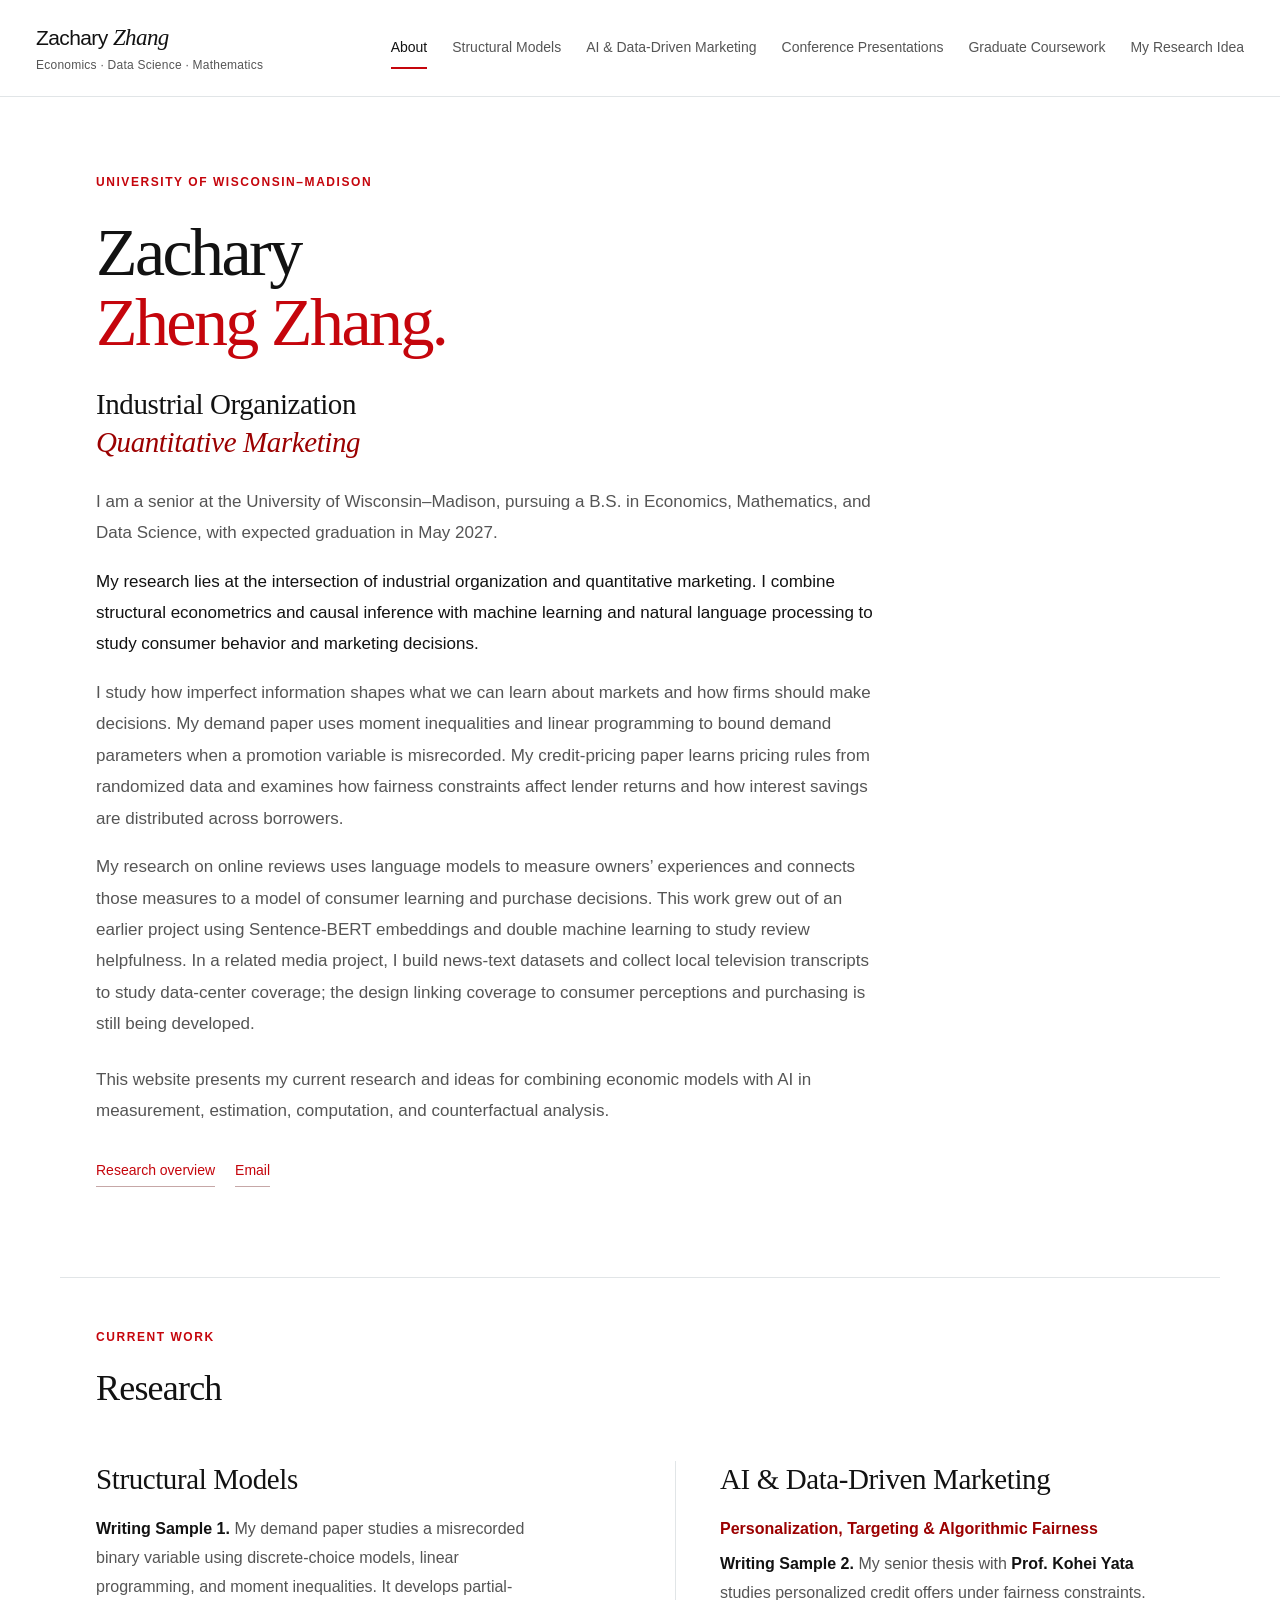
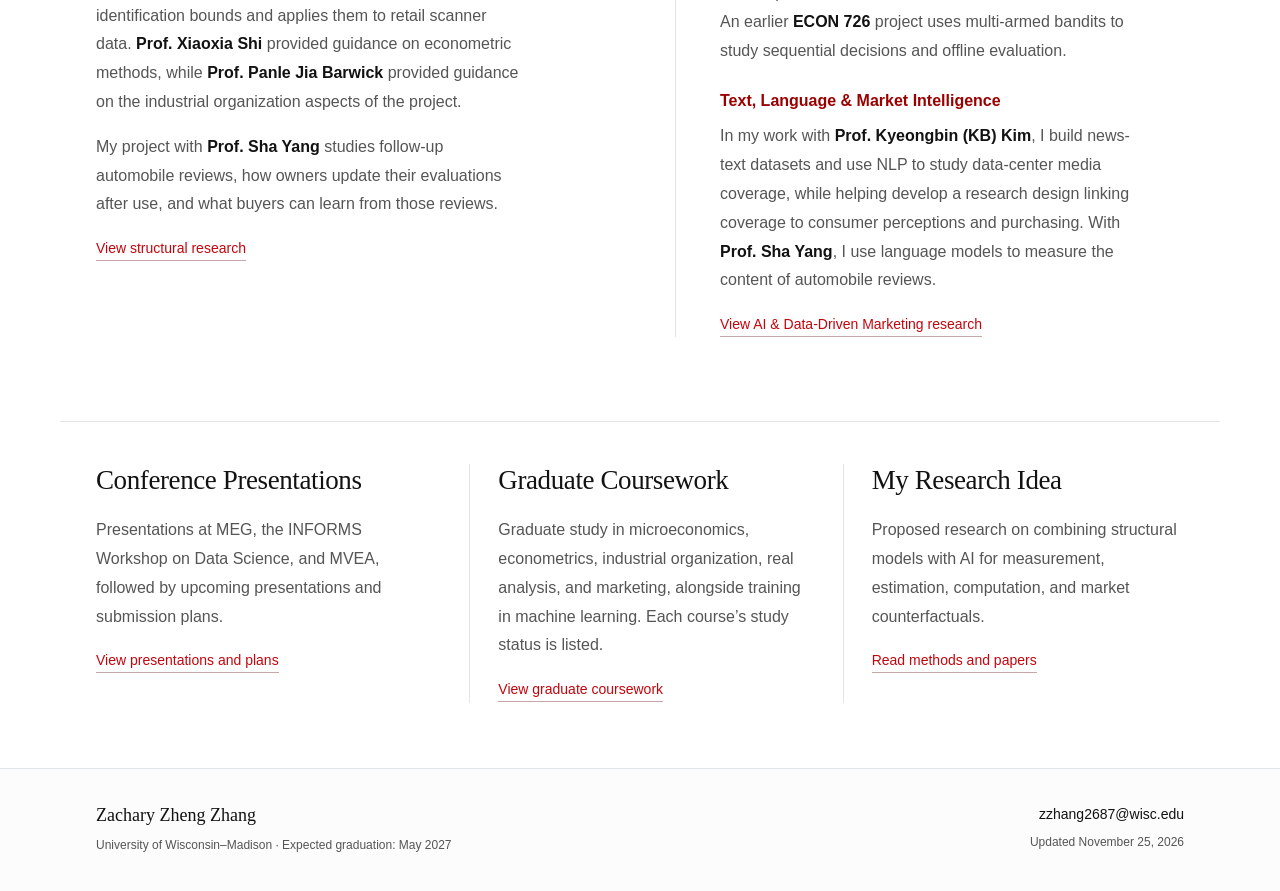
<file: index.html>
<!doctype html>
<html lang="en"><head><meta charset="utf-8"><meta name="viewport" content="width=device-width,initial-scale=1">
<title>Research | Zachary Zheng Zhang</title>
<meta name="description" content="Zachary Zheng Zhang’s research in consumer behavior and marketing decisions, combining structural econometrics, causal inference, machine learning, and NLP.">
<meta name="theme-color" content="#c5050c"><link rel="icon" href="favicon.svg?v=45985ab4f6cf" type="image/svg+xml"><link rel="stylesheet" href="style.css?v=45985ab4f6cf"><link rel="stylesheet" href="home.css?v=20261125"><script defer src="site.js"></script></head>
<body><a class="skip-link" href="#main">Skip to content</a>
<header class="site-header"><div class="header-inner"><a class="wordmark" href="index.html" aria-label="Zachary Zheng Zhang home">Zachary <span>Zhang</span><span class="wordmark-detail">Economics · Data Science · Mathematics</span></a>
<button class="menu-toggle" aria-controls="site-nav" aria-expanded="false">Menu</button><nav id="site-nav" aria-label="Main navigation"><a href="index.html" aria-current="page">About</a><a href="structural.html">Structural Models</a><a href="ai.html">AI &amp; Data-Driven Marketing</a><a href="conferences.html">Conference Presentations</a><a href="coursework.html">Graduate Coursework</a><a href="ideas.html">My Research Idea</a></nav></div></header>

<main id="main">
<section class="home-hero wrap">
  <div class="hero-copy"><p class="eyebrow">University of Wisconsin–Madison</p><h1>Zachary<br><span class="name-second">Zheng Zhang.</span></h1><p class="hero-subtitle">Industrial Organization<br><em>Quantitative Marketing</em></p>
  <p class="bio">I am a senior at the University of Wisconsin–Madison, pursuing a B.S. in Economics, Mathematics, and Data Science, with expected graduation in May 2027.</p>
  <p class="bio research-intro">My research lies at the intersection of industrial organization and quantitative marketing. I combine structural econometrics and causal inference with machine learning and natural language processing to study consumer behavior and marketing decisions.</p>
  <p class="bio">I study how imperfect information shapes what we can learn about markets and how firms should make decisions. My demand paper uses moment inequalities and linear programming to bound demand parameters when a promotion variable is misrecorded. My credit-pricing paper learns pricing rules from randomized data and examines how fairness constraints affect lender returns and how interest savings are distributed across borrowers.</p>
  <p class="bio">My research on online reviews uses language models to measure owners’ experiences and connects those measures to a model of consumer learning and purchase decisions. This work grew out of an earlier project using Sentence-BERT embeddings and double machine learning to study review helpfulness. In a related media project, I build news-text datasets and collect local television transcripts to study data-center coverage; the design linking coverage to consumer perceptions and purchasing is still being developed.</p>
  <p class="bio site-purpose">This website presents my current research and ideas for combining economic models with AI in measurement, estimation, computation, and counterfactual analysis.</p>
  <div class="hero-actions"><a class="text-link" href="#research">Research overview</a><a class="text-link" href="mailto:zzhang2687@wisc.edu">Email</a></div></div>
</section>
<section class="research-overview wrap home-research" id="research" aria-labelledby="research-heading"><div class="section-heading"><p class="eyebrow">Current work</p><h2 id="research-heading">Research</h2></div>
<div class="research-columns">
<article><h3>Structural Models</h3><p><strong>Writing Sample 1.</strong> My demand paper studies a misrecorded binary variable using discrete-choice models, linear programming, and moment inequalities. It develops partial-identification bounds and applies them to retail scanner data. <strong>Prof. Xiaoxia Shi</strong> provided guidance on econometric methods, while <strong>Prof. Panle Jia Barwick</strong> provided guidance on the industrial organization aspects of the project.</p><p>My project with <strong>Prof. Sha Yang</strong> studies follow-up automobile reviews, how owners update their evaluations after use, and what buyers can learn from those reviews.</p><a class="text-link" href="structural.html">View structural research</a></article>
<article><h3>AI &amp; Data-Driven Marketing</h3><h4>Personalization, Targeting &amp; Algorithmic Fairness</h4><p><strong>Writing Sample 2.</strong> My senior thesis with <strong>Prof. Kohei Yata</strong> studies personalized credit offers under fairness constraints. An earlier <strong>ECON 726</strong> project uses multi-armed bandits to study sequential decisions and offline evaluation.</p><h4>Text, Language &amp; Market Intelligence</h4><p>In my work with <strong>Prof. Kyeongbin (KB) Kim</strong>, I build news-text datasets and use NLP to study data-center media coverage, while helping develop a research design linking coverage to consumer perceptions and purchasing. With <strong>Prof. Sha Yang</strong>, I use language models to measure the content of automobile reviews.</p><a class="text-link" href="ai.html">View AI &amp; Data-Driven Marketing research</a></article>
</div></section>
<section class="home-destinations wrap" aria-label="Presentations, coursework, and research ideas">
<article><h2>Conference Presentations</h2><p>Presentations at MEG, the INFORMS Workshop on Data Science, and MVEA, followed by upcoming presentations and submission plans.</p><a class="text-link" href="conferences.html">View presentations and plans</a></article>
<article><h2>Graduate Coursework</h2><p>Graduate study in microeconomics, econometrics, industrial organization, real analysis, and marketing, alongside training in machine learning. Each course’s study status is listed.</p><a class="text-link" href="coursework.html">View graduate coursework</a></article>
<article><h2>My Research Idea</h2><p>Proposed research on combining structural models with AI for measurement, estimation, computation, and market counterfactuals.</p><a class="text-link" href="ideas.html">Read methods and papers</a></article>
</section>
</main>
<footer><div class="footer-inner"><div><a class="footer-name" href="index.html">Zachary Zheng Zhang</a><p>University of Wisconsin–Madison · Expected graduation: May 2027</p></div><div class="footer-contact"><a href="mailto:zzhang2687@wisc.edu">zzhang2687@wisc.edu</a><p>Updated November 25, 2026</p></div></div></footer>
</body></html>
</file>
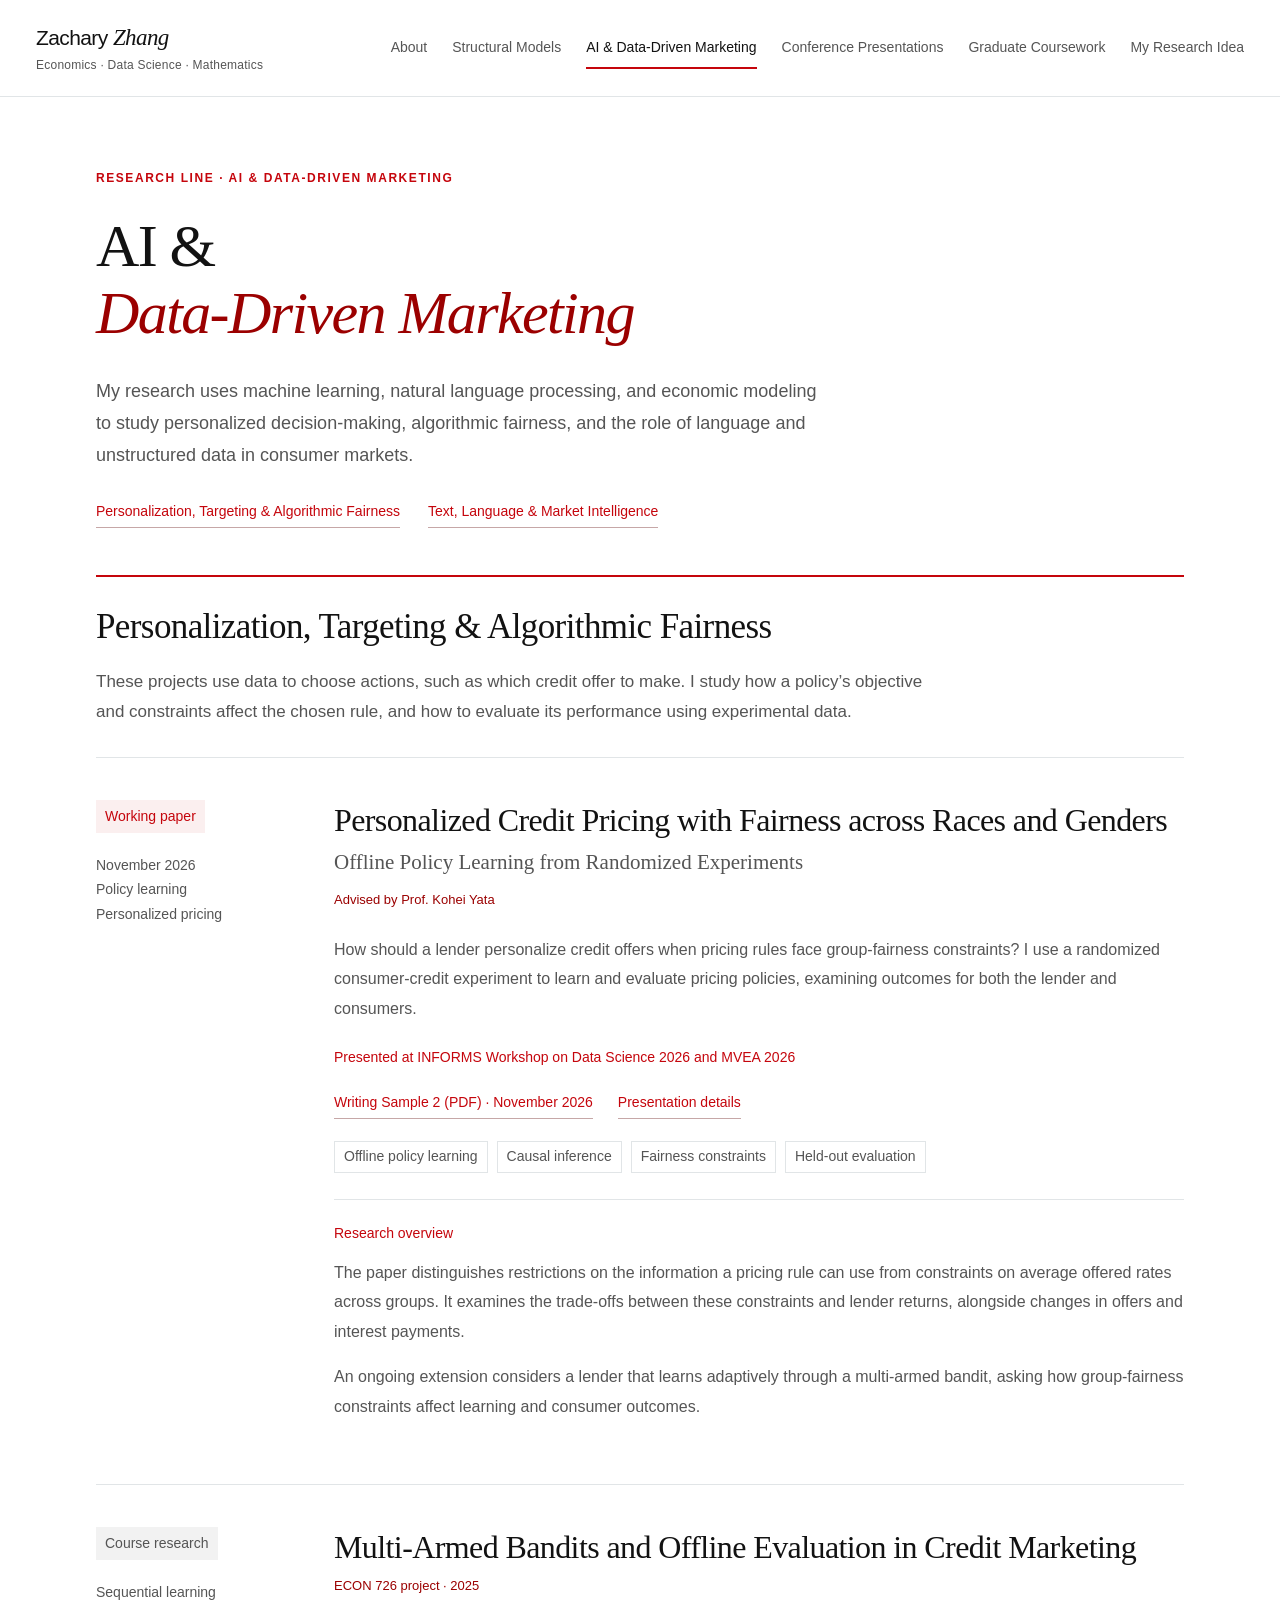
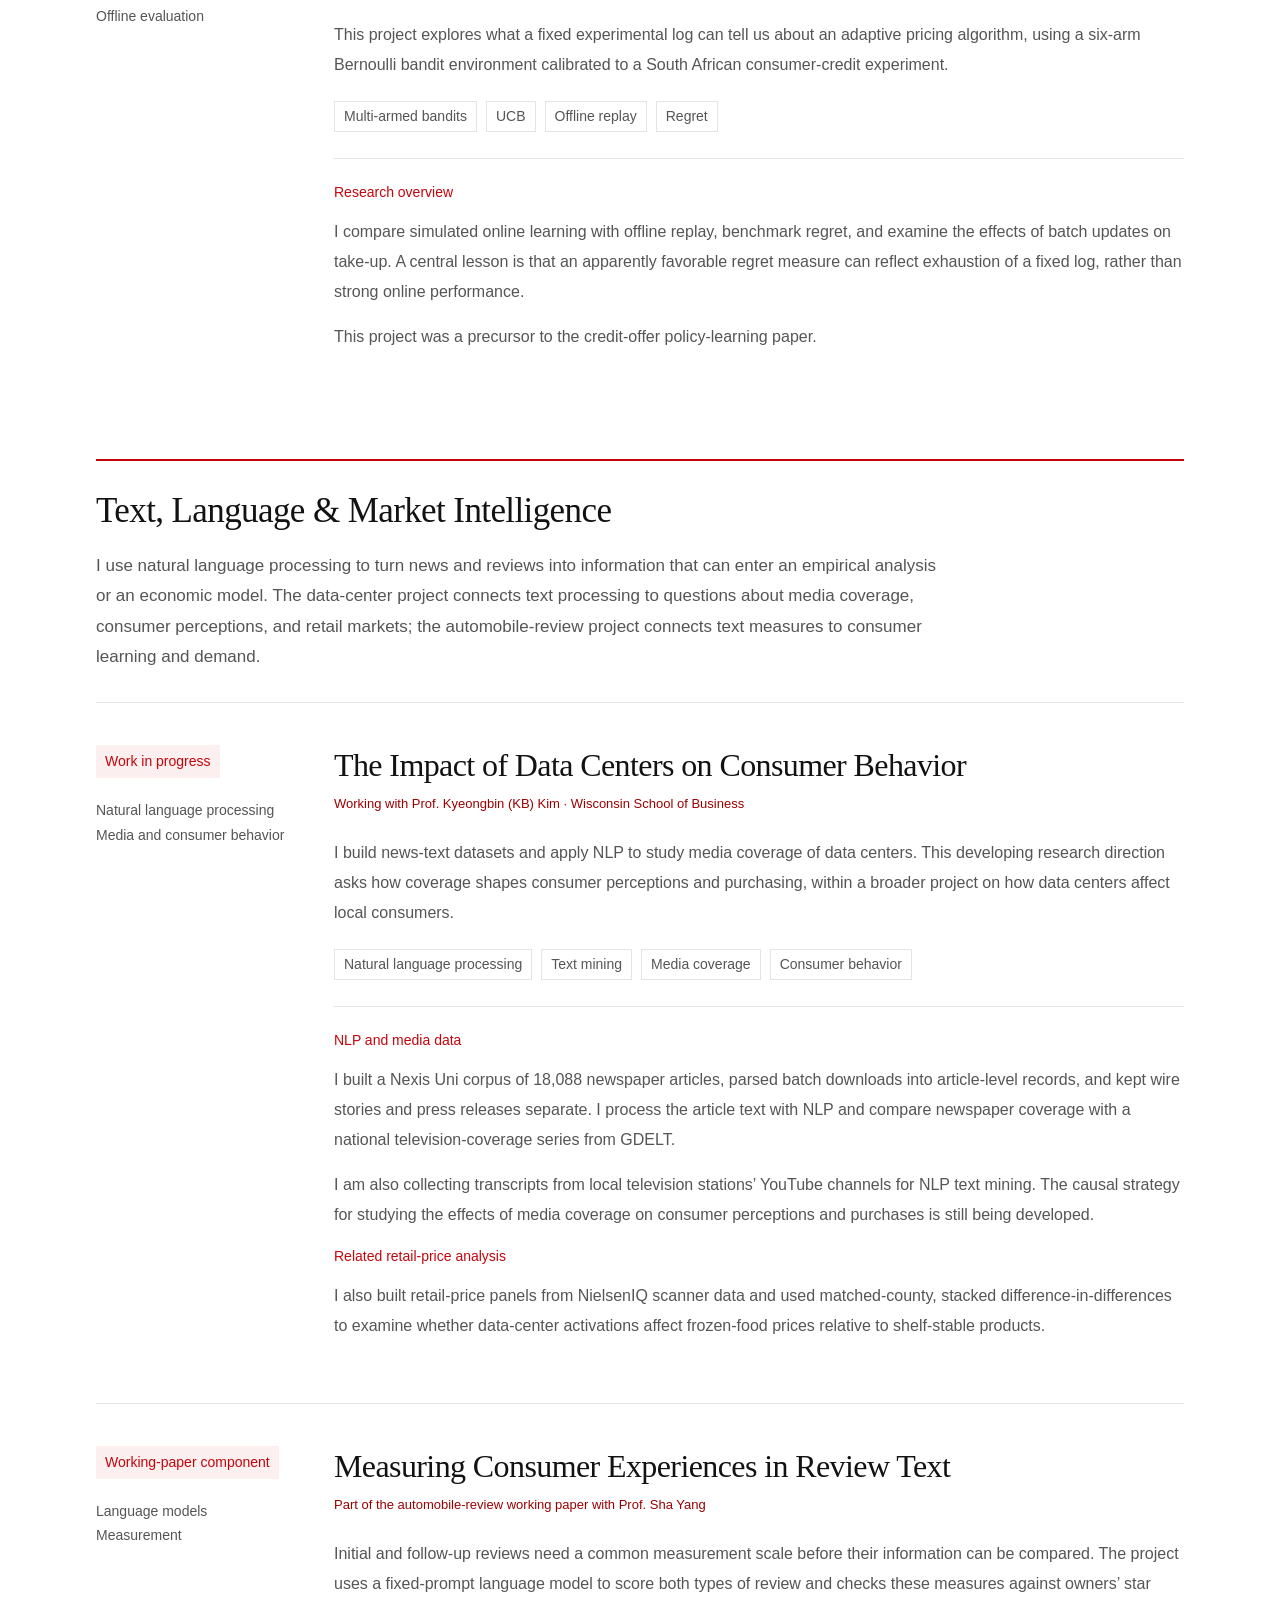
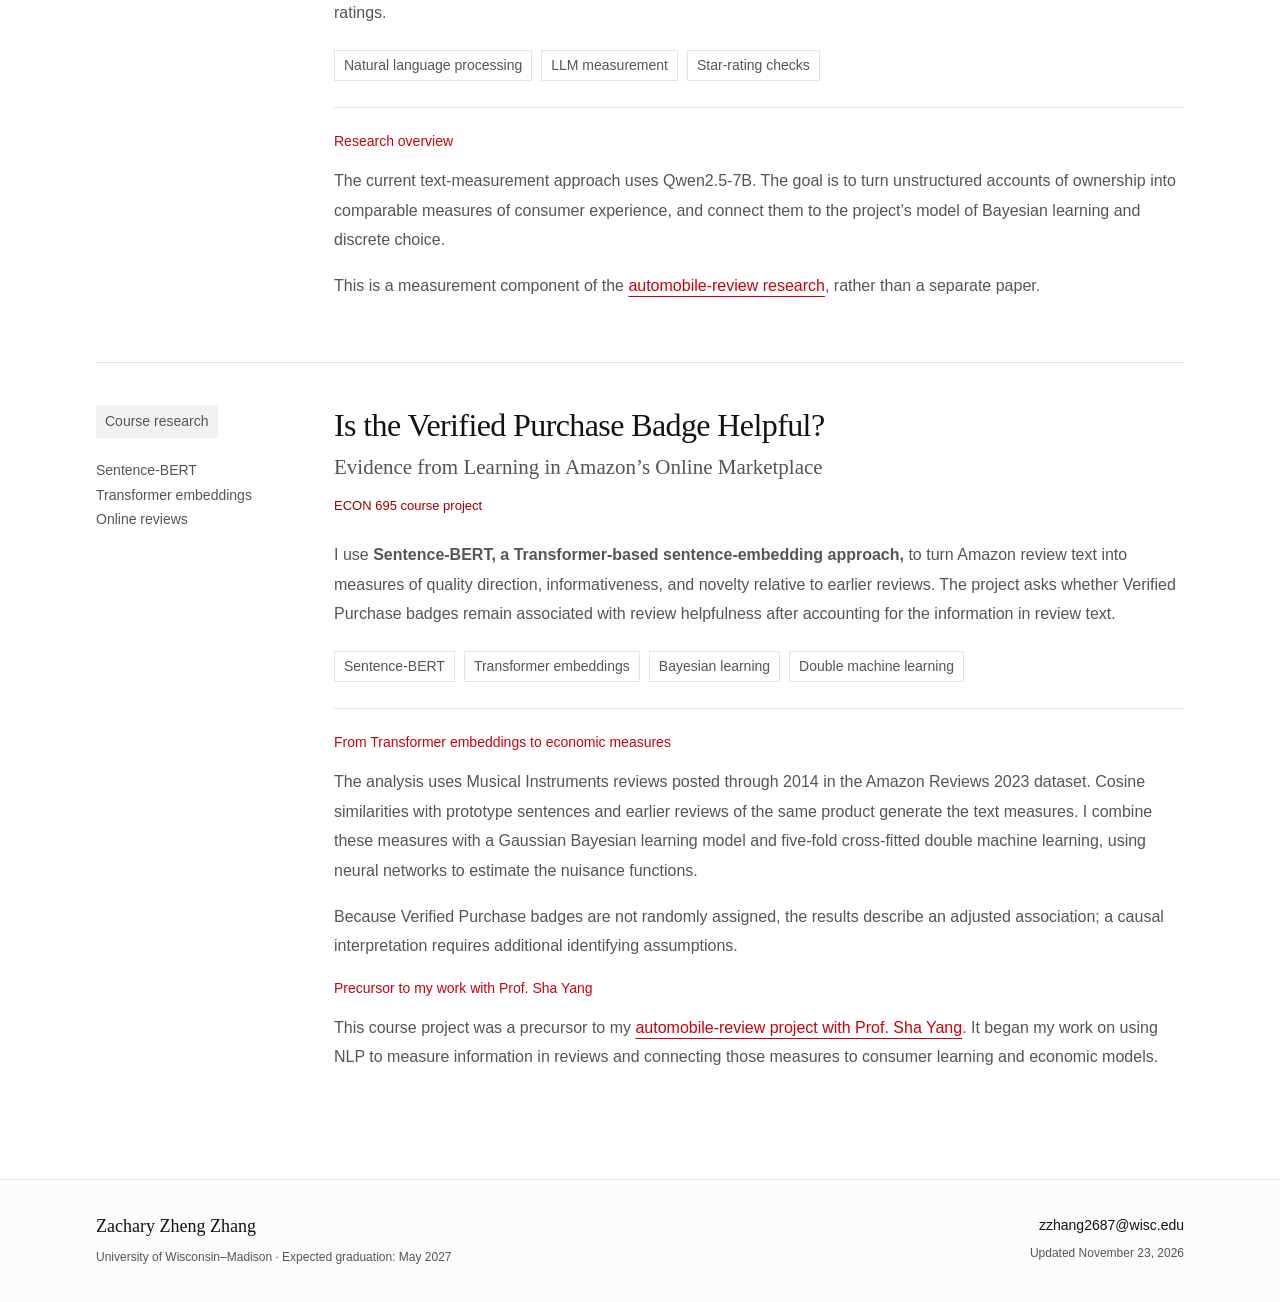
<file: ai.html>
<!doctype html>
<html lang="en"><head><meta charset="utf-8"><meta name="viewport" content="width=device-width,initial-scale=1">
<title>AI &amp; Data-Driven Marketing | Zachary Zheng Zhang</title>
<meta name="description" content="Zachary Zheng Zhang’s research in AI and data-driven marketing: personalized decision-making, algorithmic fairness, NLP, and unstructured data in consumer markets.">
<meta name="theme-color" content="#c5050c"><link rel="icon" href="favicon.svg?v=45985ab4f6cf" type="image/svg+xml"><link rel="stylesheet" href="style.css?v=45985ab4f6cf"><script defer src="site.js"></script></head>
<body><a class="skip-link" href="#main">Skip to content</a>
<header class="site-header"><div class="header-inner"><a class="wordmark" href="index.html" aria-label="Zachary Zheng Zhang home">Zachary <span>Zhang</span><span class="wordmark-detail">Economics · Data Science · Mathematics</span></a>
<button class="menu-toggle" aria-controls="site-nav" aria-expanded="false">Menu</button><nav id="site-nav" aria-label="Main navigation"><a href="index.html">About</a><a href="structural.html">Structural Models</a><a href="ai.html" aria-current="page">AI &amp; Data-Driven Marketing</a><a href="conferences.html">Conference Presentations</a><a href="coursework.html">Graduate Coursework</a><a href="ideas.html">My Research Idea</a></nav></div></header>
<main id="main"><section class="page-intro wrap"><p class="eyebrow">Research line · AI &amp; Data-Driven Marketing</p><h1>AI &amp;<br><em>Data-Driven Marketing</em></h1><p class="page-lead">My research uses machine learning, natural language processing, and economic modeling to study personalized decision-making, algorithmic fairness, and the role of language and unstructured data in consumer markets.</p><div class="page-jump-links"><a class="text-link" href="#ml-decision-making">Personalization, Targeting &amp; Algorithmic Fairness</a><a class="text-link" href="#nlp-economic-models">Text, Language &amp; Market Intelligence</a></div></section><section class="wrap projects research-group" id="ml-decision-making" aria-labelledby="decision-heading"><header class="research-group-heading"><h2 id="decision-heading">Personalization, Targeting &amp; Algorithmic Fairness</h2><p>These projects use data to choose actions, such as which credit offer to make. I study how a policy’s objective and constraints affect the chosen rule, and how to evaluate its performance using experimental data.</p></header><article class="project" id="credit-paper"><div class="project-meta"><span class="status">Working paper</span><p>November 2026<br>Policy learning<br>Personalized pricing</p></div><div class="project-main"><h3>Personalized Credit Pricing with Fairness across Races and Genders</h3><p class="project-subtitle">Offline Policy Learning from Randomized Experiments</p><p class="project-credit">Advised by Prof. Kohei Yata</p><p>How should a lender personalize credit offers when pricing rules face group-fairness constraints? I use a randomized consumer-credit experiment to learn and evaluate pricing policies, examining outcomes for both the lender and consumers.</p><p class="presentation-record">Presented at INFORMS Workshop on Data Science 2026 and MVEA 2026</p><div class="paper-links"><a class="text-link" href="files/Writing_Sample_2_Nov2026.pdf?v=8c88ed4cb6fa" target="_blank" rel="noopener">Writing Sample 2 (PDF) · November 2026</a><a class="text-link" href="conferences.html">Presentation details</a></div><div class="tags"><span>Offline policy learning</span><span>Causal inference</span><span>Fairness constraints</span><span>Held-out evaluation</span></div>
<div class="detail-body research-overview-text"><h4>Research overview</h4><p>The paper distinguishes restrictions on the information a pricing rule can use from constraints on average offered rates across groups. It examines the trade-offs between these constraints and lender returns, alongside changes in offers and interest payments.</p><p>An ongoing extension considers a lender that learns adaptively through a multi-armed bandit, asking how group-fairness constraints affect learning and consumer outcomes.</p></div></div></article><article class="project" id="bandit-project"><div class="project-meta"><span class="status muted">Course research</span><p>Sequential learning<br>Offline evaluation</p></div><div class="project-main"><h3>Multi-Armed Bandits and Offline Evaluation in Credit Marketing</h3><p class="project-credit">ECON 726 project · 2025</p><p>This project explores what a fixed experimental log can tell us about an adaptive pricing algorithm, using a six-arm Bernoulli bandit environment calibrated to a South African consumer-credit experiment.</p><div class="tags"><span>Multi-armed bandits</span><span>UCB</span><span>Offline replay</span><span>Regret</span></div>
<div class="detail-body research-overview-text"><h4>Research overview</h4><p>I compare simulated online learning with offline replay, benchmark regret, and examine the effects of batch updates on take-up. A central lesson is that an apparently favorable regret measure can reflect exhaustion of a fixed log, rather than strong online performance.</p><p>This project was a precursor to the credit-offer policy-learning paper.</p></div></div></article></section><section class="wrap projects research-group" id="nlp-economic-models" aria-labelledby="nlp-heading"><header class="research-group-heading"><h2 id="nlp-heading">Text, Language &amp; Market Intelligence</h2><p>I use natural language processing to turn news and reviews into information that can enter an empirical analysis or an economic model. The data-center project connects text processing to questions about media coverage, consumer perceptions, and retail markets; the automobile-review project connects text measures to consumer learning and demand.</p></header><article class="project" id="data-center-project"><div class="project-meta"><span class="status">Work in progress</span><p>Natural language processing<br>Media and consumer behavior</p></div><div class="project-main"><h3>The Impact of Data Centers on Consumer Behavior</h3><p class="project-credit">Working with Prof. Kyeongbin (KB) Kim · Wisconsin School of Business</p><p>I build news-text datasets and apply NLP to study media coverage of data centers. This developing research direction asks how coverage shapes consumer perceptions and purchasing, within a broader project on how data centers affect local consumers.</p><div class="tags"><span>Natural language processing</span><span>Text mining</span><span>Media coverage</span><span>Consumer behavior</span></div>
<div class="detail-body research-overview-text"><h4>NLP and media data</h4><p>I built a Nexis Uni corpus of 18,088 newspaper articles, parsed batch downloads into article-level records, and kept wire stories and press releases separate. I process the article text with NLP and compare newspaper coverage with a national television-coverage series from GDELT.</p><p>I am also collecting transcripts from local television stations’ YouTube channels for NLP text mining. The causal strategy for studying the effects of media coverage on consumer perceptions and purchases is still being developed.</p><h4>Related retail-price analysis</h4><p>I also built retail-price panels from NielsenIQ scanner data and used matched-county, stacked difference-in-differences to examine whether data-center activations affect frozen-food prices relative to shelf-stable products.</p></div></div></article><article class="project" id="review-measurement"><div class="project-meta"><span class="status">Working-paper component</span><p>Language models<br>Measurement</p></div><div class="project-main"><h3>Measuring Consumer Experiences in Review Text</h3><p class="project-credit">Part of the automobile-review working paper with Prof. Sha Yang</p><p>Initial and follow-up reviews need a common measurement scale before their information can be compared. The project uses a fixed-prompt language model to score both types of review and checks these measures against owners’ star ratings.</p><div class="tags"><span>Natural language processing</span><span>LLM measurement</span><span>Star-rating checks</span></div>
<div class="detail-body research-overview-text"><h4>Research overview</h4><p>The current text-measurement approach uses Qwen2.5-7B. The goal is to turn unstructured accounts of ownership into comparable measures of consumer experience, and connect them to the project’s model of Bayesian learning and discrete choice.</p><p>This is a measurement component of the <a href="structural.html#review-paper">automobile-review research</a>, rather than a separate paper.</p></div></div></article><article class="project" id="econ695-project"><div class="project-meta"><span class="status muted">Course research</span><p>Sentence-BERT<br>Transformer embeddings<br>Online reviews</p></div><div class="project-main"><h3>Is the Verified Purchase Badge Helpful?</h3><p class="project-subtitle">Evidence from Learning in Amazon’s Online Marketplace</p><p class="project-credit">ECON 695 course project</p><p>I use <strong>Sentence-BERT, a Transformer-based sentence-embedding approach,</strong> to turn Amazon review text into measures of quality direction, informativeness, and novelty relative to earlier reviews. The project asks whether Verified Purchase badges remain associated with review helpfulness after accounting for the information in review text.</p><div class="tags"><span>Sentence-BERT</span><span>Transformer embeddings</span><span>Bayesian learning</span><span>Double machine learning</span></div>
<div class="detail-body research-overview-text"><h4>From Transformer embeddings to economic measures</h4><p>The analysis uses Musical Instruments reviews posted through 2014 in the Amazon Reviews 2023 dataset. Cosine similarities with prototype sentences and earlier reviews of the same product generate the text measures. I combine these measures with a Gaussian Bayesian learning model and five-fold cross-fitted double machine learning, using neural networks to estimate the nuisance functions.</p><p>Because Verified Purchase badges are not randomly assigned, the results describe an adjusted association; a causal interpretation requires additional identifying assumptions.</p><h4>Precursor to my work with Prof. Sha Yang</h4><p>This course project was a precursor to my <a href="structural.html#review-paper">automobile-review project with Prof. Sha Yang</a>. It began my work on using NLP to measure information in reviews and connecting those measures to consumer learning and economic models.</p></div></div></article></section></main>
<footer><div class="footer-inner"><div><a class="footer-name" href="index.html">Zachary Zheng Zhang</a><p>University of Wisconsin–Madison · Expected graduation: May 2027</p></div><div class="footer-contact"><a href="mailto:zzhang2687@wisc.edu">zzhang2687@wisc.edu</a><p>Updated November 23, 2026</p></div></div></footer>
</body></html>
</file>
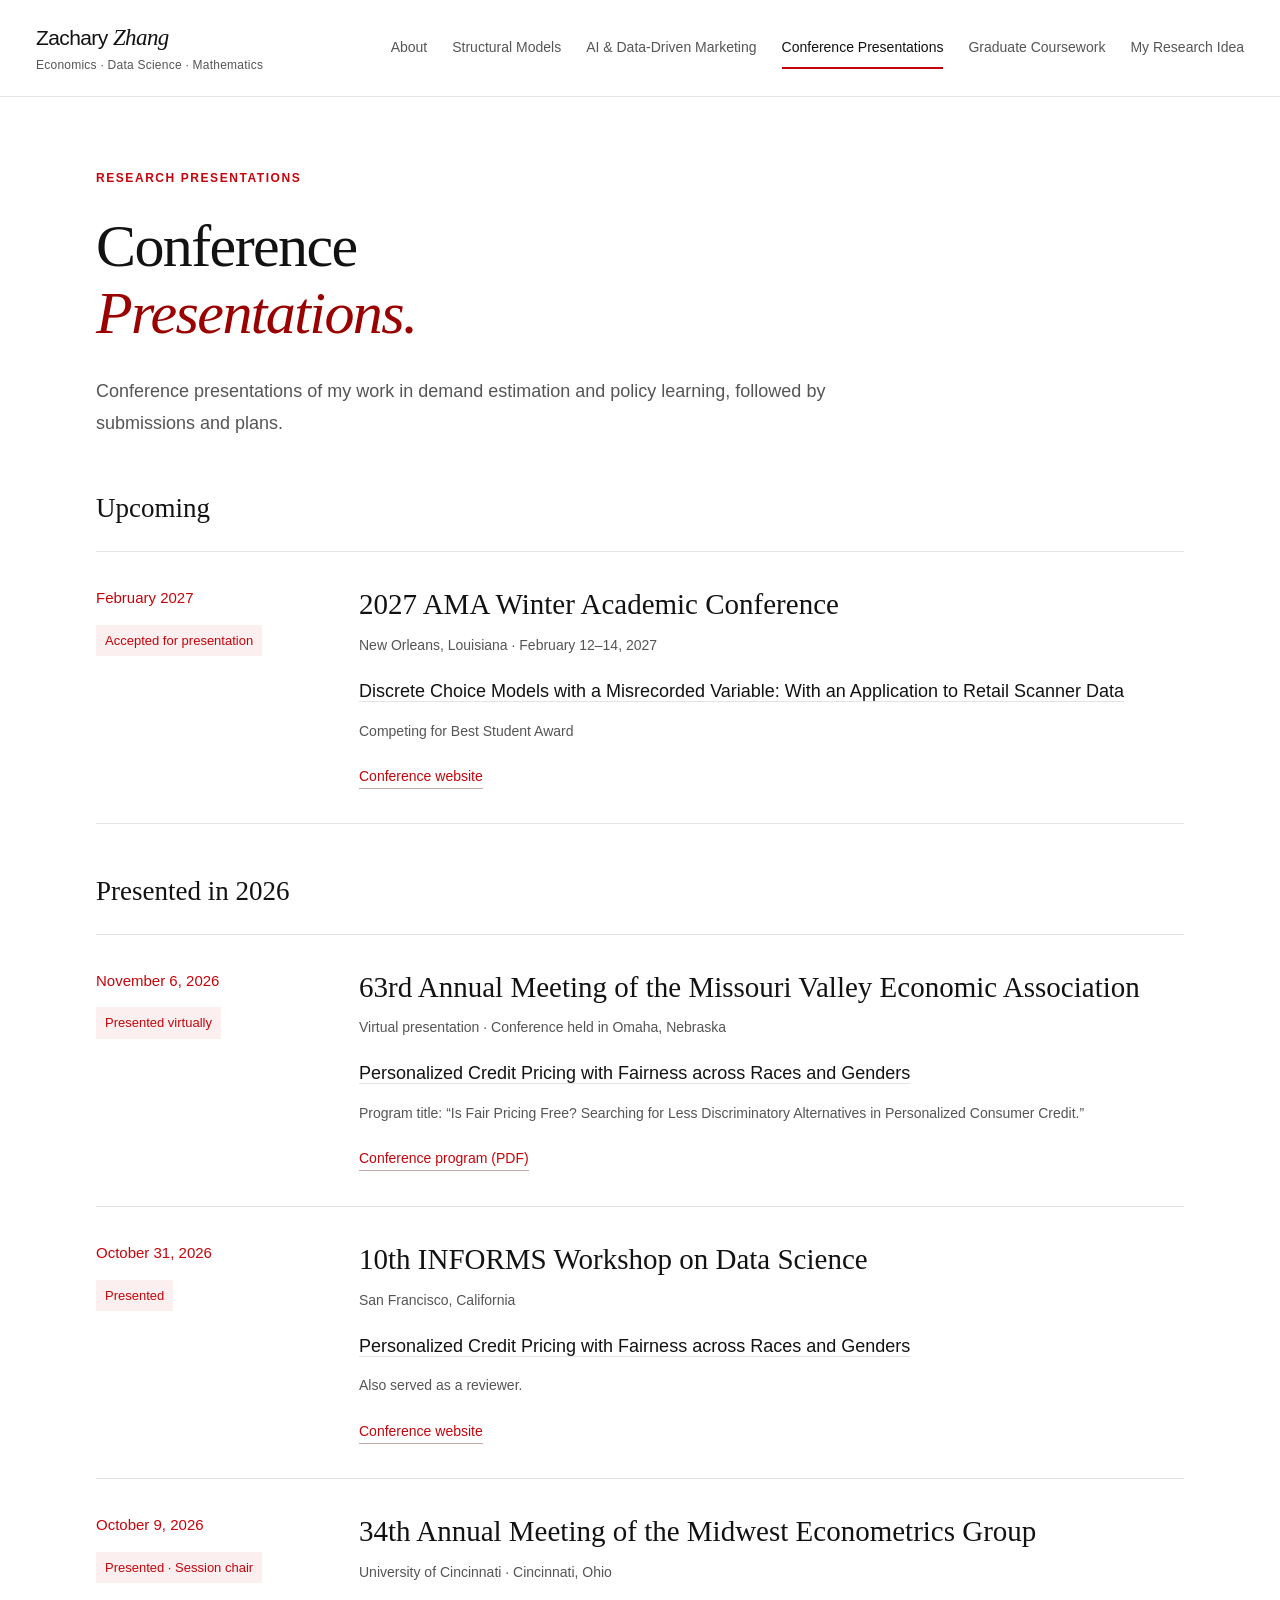
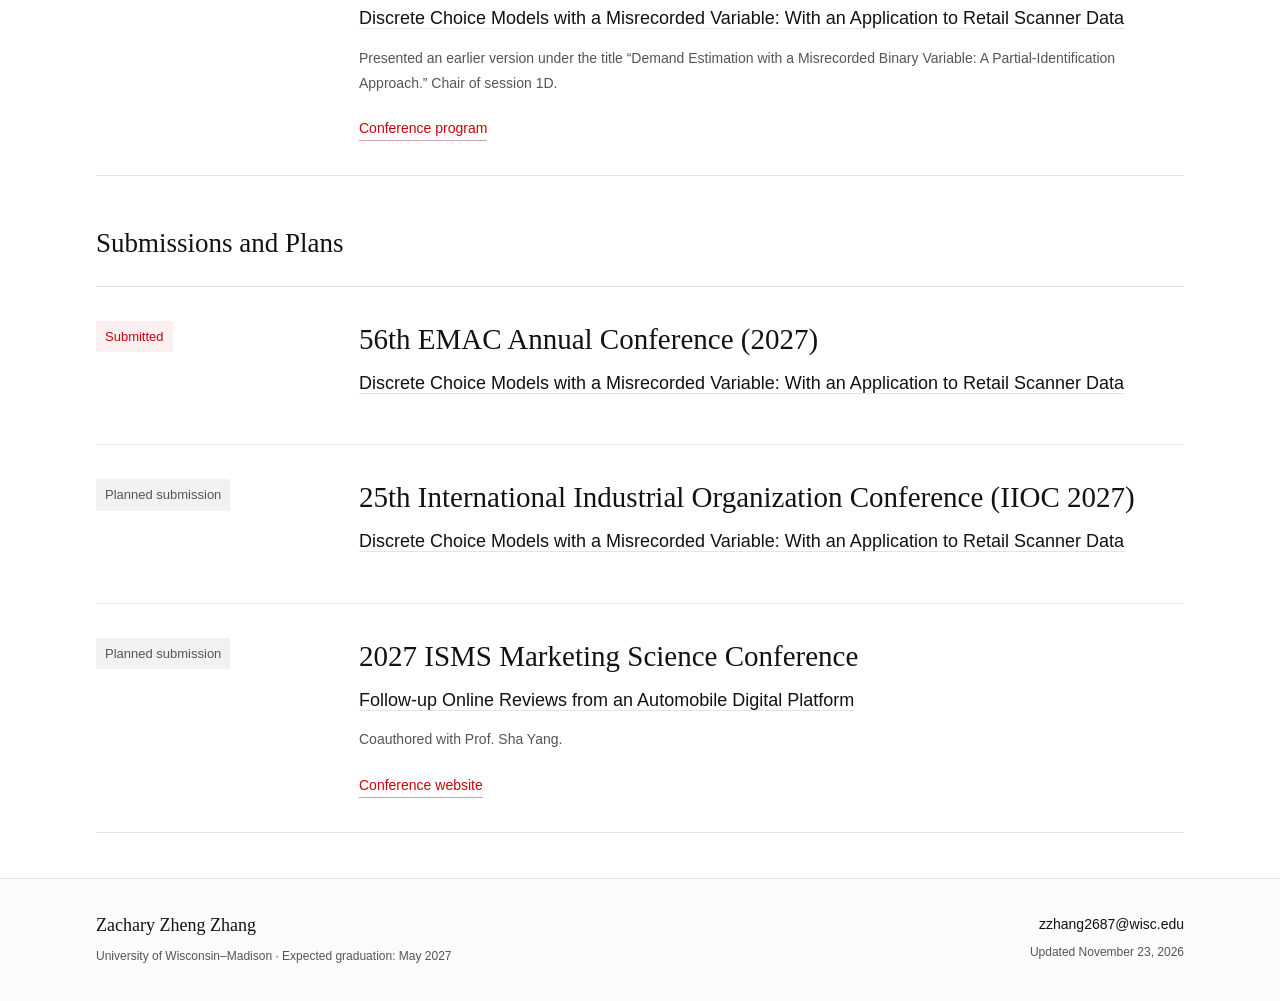
<file: conferences.html>
<!doctype html>
<html lang="en"><head><meta charset="utf-8"><meta name="viewport" content="width=device-width,initial-scale=1">
<title>Conference Presentations | Zachary Zheng Zhang</title>
<meta name="description" content="Zachary Zheng Zhang — economics, structural models, AI, and policy learning at the University of Wisconsin–Madison.">
<meta name="theme-color" content="#c5050c"><link rel="icon" href="favicon.svg?v=45985ab4f6cf" type="image/svg+xml"><link rel="stylesheet" href="style.css?v=45985ab4f6cf"><script defer src="site.js"></script></head>
<body><a class="skip-link" href="#main">Skip to content</a>
<header class="site-header"><div class="header-inner"><a class="wordmark" href="index.html" aria-label="Zachary Zheng Zhang home">Zachary <span>Zhang</span><span class="wordmark-detail">Economics · Data Science · Mathematics</span></a>
<button class="menu-toggle" aria-controls="site-nav" aria-expanded="false">Menu</button><nav id="site-nav" aria-label="Main navigation"><a href="index.html">About</a><a href="structural.html">Structural Models</a><a href="ai.html">AI &amp; Data-Driven Marketing</a><a href="conferences.html" aria-current="page">Conference Presentations</a><a href="coursework.html">Graduate Coursework</a><a href="ideas.html">My Research Idea</a></nav></div></header>
<main id="main"><section class="page-intro wrap"><p class="eyebrow">Research presentations</p><h1>Conference<br><em>Presentations.</em></h1><p class="page-lead">Conference presentations of my work in demand estimation and policy learning, followed by submissions and plans.</p></section>
<section class="wrap conference-section" aria-labelledby="upcoming"><h2 class="conference-group" id="upcoming">Upcoming</h2>
<article class="conference-entry"><div class="conference-date"><time datetime="2027-02">February 2027</time><span class="status">Accepted for presentation</span></div><div class="conference-main"><h3>2027 AMA Winter Academic Conference</h3><p class="conference-location">New Orleans, Louisiana · February 12–14, 2027</p><p class="conference-paper"><a href="structural.html#demand-paper">Discrete Choice Models with a Misrecorded Variable: With an Application to Retail Scanner Data</a></p><p class="conference-note">Competing for Best Student Award</p><a class="text-link" href="https://www.ama.org/events/academic/2027-ama-winter-academic-conference/" target="_blank" rel="noopener">Conference website</a></div></article>
</section>
<section class="wrap conference-section" aria-labelledby="presented"><h2 class="conference-group" id="presented">Presented in 2026</h2>
<article class="conference-entry"><div class="conference-date"><time datetime="2026-11-06">November 6, 2026</time><span class="status">Presented virtually</span></div><div class="conference-main"><h3>63rd Annual Meeting of the Missouri Valley Economic Association</h3><p class="conference-location">Virtual presentation · Conference held in Omaha, Nebraska</p><p class="conference-paper"><a href="ai.html#credit-paper">Personalized Credit Pricing with Fairness across Races and Genders</a></p><p class="conference-note">Program title: “Is Fair Pricing Free? Searching for Less Discriminatory Alternatives in Personalized Consumer Credit.”</p><a class="text-link" href="https://www.mvea.net/uploads/7/0/2/3/70235109/mvea_2026_preliminary_program_10.31.26.pdf" target="_blank" rel="noopener">Conference program (PDF)</a></div></article>
<article class="conference-entry"><div class="conference-date"><time datetime="2026-10-31">October 31, 2026</time><span class="status">Presented</span></div><div class="conference-main"><h3>10th INFORMS Workshop on Data Science</h3><p class="conference-location">San Francisco, California</p><p class="conference-paper"><a href="ai.html#credit-paper">Personalized Credit Pricing with Fairness across Races and Genders</a></p><p class="conference-note">Also served as a reviewer.</p><a class="text-link" href="https://sites.google.com/view/data-science-2026/" target="_blank" rel="noopener">Conference website</a></div></article>
<article class="conference-entry"><div class="conference-date"><time datetime="2026-10-09">October 9, 2026</time><span class="status">Presented · Session chair</span></div><div class="conference-main"><h3>34th Annual Meeting of the Midwest Econometrics Group</h3><p class="conference-location">University of Cincinnati · Cincinnati, Ohio</p><p class="conference-paper"><a href="structural.html#demand-paper">Discrete Choice Models with a Misrecorded Variable: With an Application to Retail Scanner Data</a></p><p class="conference-note">Presented an earlier version under the title “Demand Estimation with a Misrecorded Binary Variable: A Partial-Identification Approach.” Chair of session 1D.</p><a class="text-link" href="https://www.business.uc.edu/faculty-research/economics/research/meg-2026.html" target="_blank" rel="noopener">Conference program</a></div></article>
</section>

<section class="wrap conference-section" aria-labelledby="submission-plans"><h2 class="conference-group" id="submission-plans">Submissions and Plans</h2>
<article class="conference-entry"><div class="conference-date"><span class="status">Submitted</span></div><div class="conference-main"><h3>56th EMAC Annual Conference (2027)</h3><p class="conference-paper"><a href="structural.html#demand-paper">Discrete Choice Models with a Misrecorded Variable: With an Application to Retail Scanner Data</a></p></div></article>
<article class="conference-entry"><div class="conference-date"><span class="status muted">Planned submission</span></div><div class="conference-main"><h3>25th International Industrial Organization Conference (IIOC 2027)</h3><p class="conference-paper"><a href="structural.html#demand-paper">Discrete Choice Models with a Misrecorded Variable: With an Application to Retail Scanner Data</a></p></div></article>
<article class="conference-entry"><div class="conference-date"><span class="status muted">Planned submission</span></div><div class="conference-main"><h3>2027 ISMS Marketing Science Conference</h3><p class="conference-paper"><a href="structural.html#review-paper">Follow-up Online Reviews from an Automobile Digital Platform</a></p><p class="conference-note">Coauthored with Prof. Sha Yang.</p><a class="text-link" href="https://connect.informs.org/isms/conferences/marketing-science-conference" target="_blank" rel="noopener">Conference website</a></div></article>
</section>
</main>
<footer><div class="footer-inner"><div><a class="footer-name" href="index.html">Zachary Zheng Zhang</a><p>University of Wisconsin–Madison · Expected graduation: May 2027</p></div><div class="footer-contact"><a href="mailto:zzhang2687@wisc.edu">zzhang2687@wisc.edu</a><p>Updated November 23, 2026</p></div></div></footer>
</body></html>
</file>
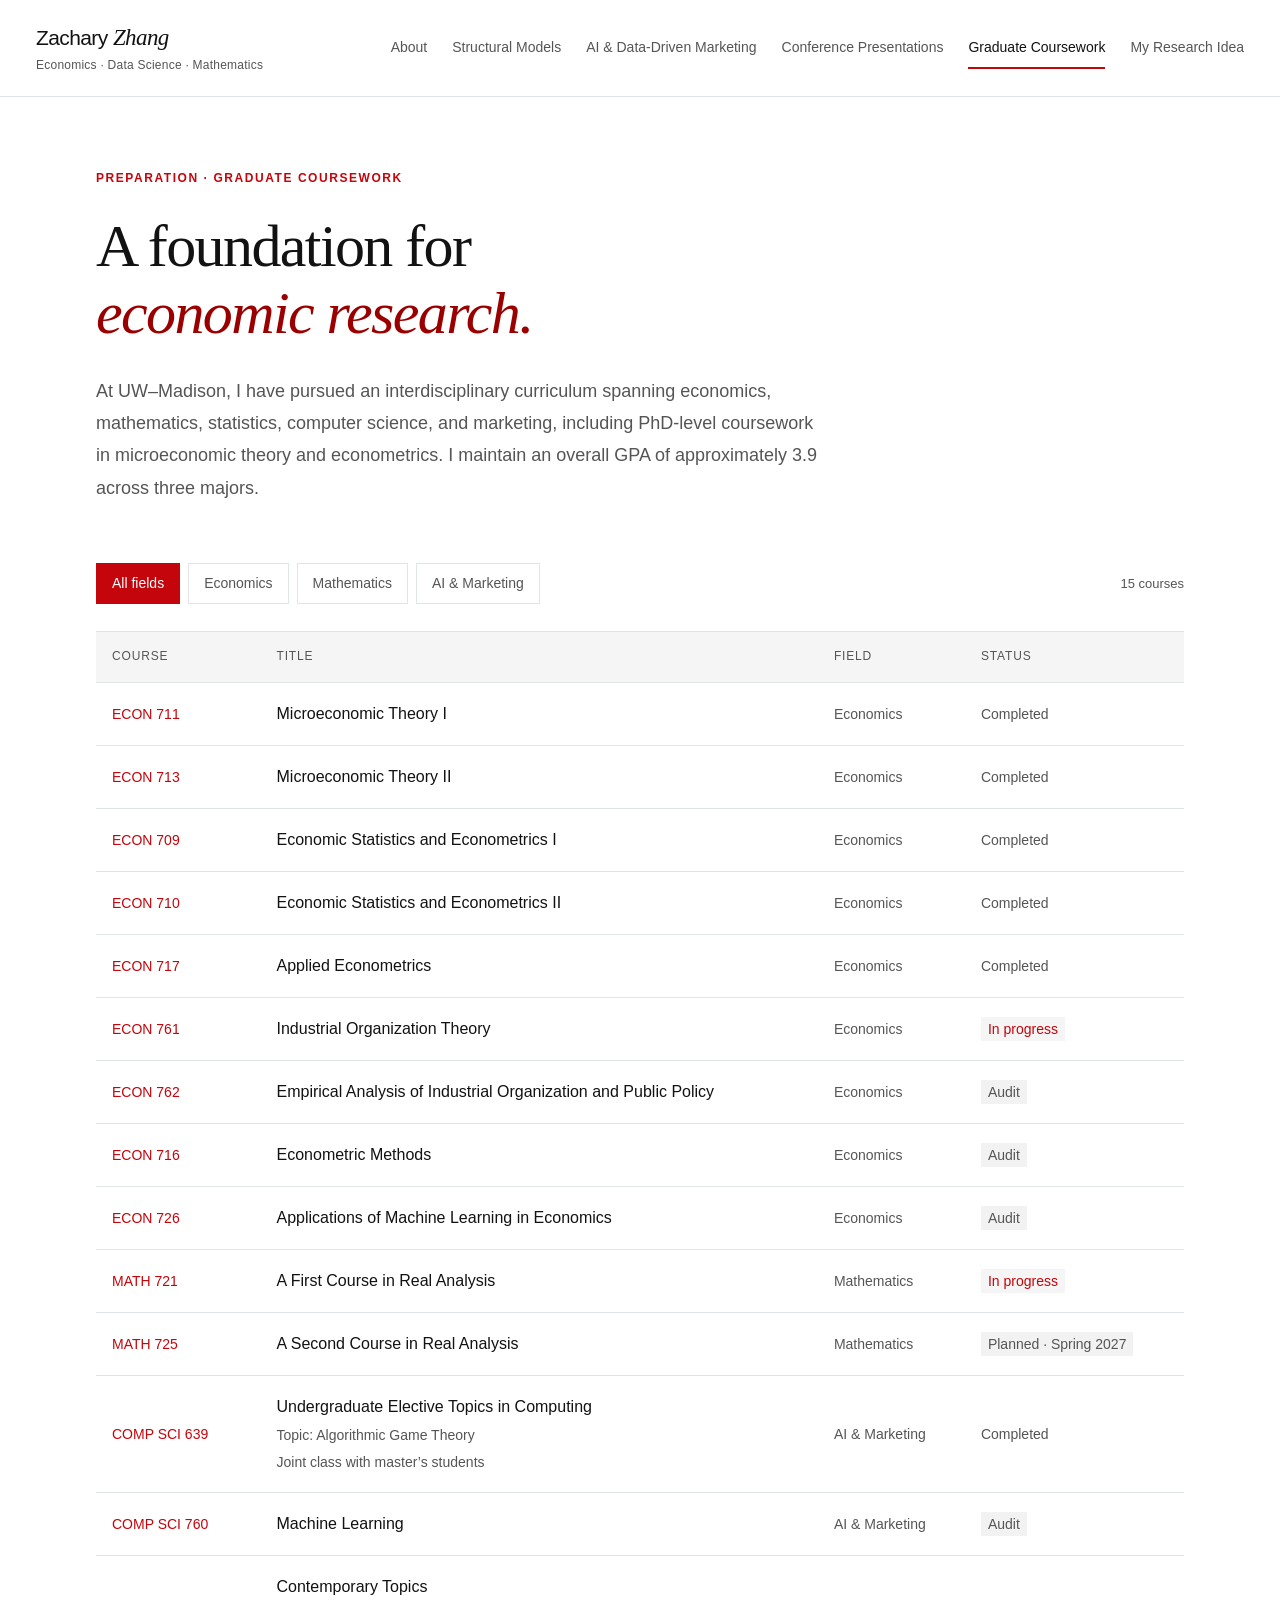
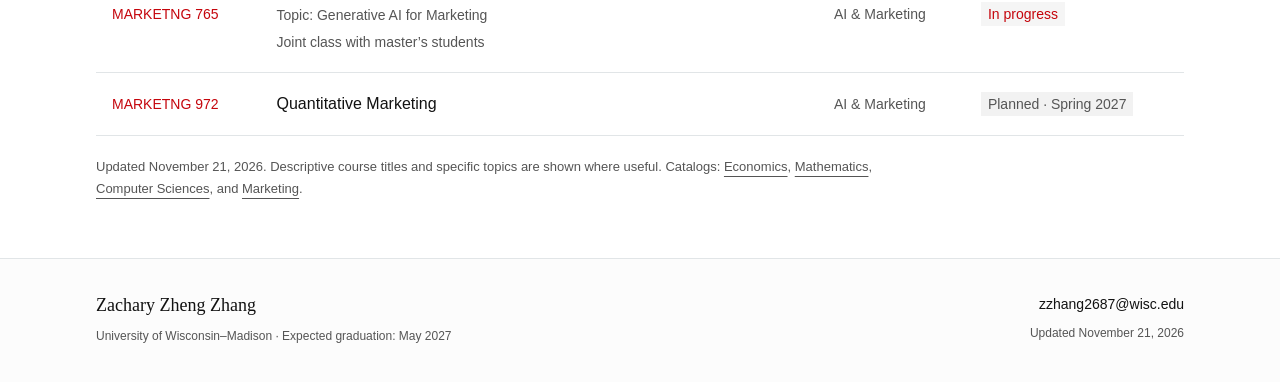
<file: coursework.html>
<!doctype html>
<html lang="en"><head><meta charset="utf-8"><meta name="viewport" content="width=device-width,initial-scale=1">
<title>Graduate Coursework | Zachary Zheng Zhang</title>
<meta name="description" content="Zachary Zheng Zhang — economics, structural models, AI, and policy learning at the University of Wisconsin–Madison.">
<meta name="theme-color" content="#c5050c"><link rel="icon" href="favicon.svg?v=45985ab4f6cf" type="image/svg+xml"><link rel="stylesheet" href="style.css?v=45985ab4f6cf"><script defer src="site.js"></script></head>
<body><a class="skip-link" href="#main">Skip to content</a>
<header class="site-header"><div class="header-inner"><a class="wordmark" href="index.html" aria-label="Zachary Zheng Zhang home">Zachary <span>Zhang</span><span class="wordmark-detail">Economics · Data Science · Mathematics</span></a>
<button class="menu-toggle" aria-controls="site-nav" aria-expanded="false">Menu</button><nav id="site-nav" aria-label="Main navigation"><a href="index.html">About</a><a href="structural.html">Structural Models</a><a href="ai.html">AI &amp; Data-Driven Marketing</a><a href="conferences.html">Conference Presentations</a><a href="coursework.html" aria-current="page">Graduate Coursework</a><a href="ideas.html">My Research Idea</a></nav></div></header>
<main id="main"><section class="page-intro wrap"><p class="eyebrow">Preparation · Graduate coursework</p><h1>A foundation for<br><em>economic research.</em></h1><p class="page-lead">At UW–Madison, I have pursued an interdisciplinary curriculum spanning economics, mathematics, statistics, computer science, and marketing, including PhD-level coursework in microeconomic theory and econometrics. I maintain an overall GPA of approximately 3.9 across three majors.</p></section>
<section class="wrap coursework-section"><div class="course-toolbar"><div class="filters" role="group" aria-label="Filter courses by field"><button class="filter active" data-filter="All" aria-pressed="true">All fields</button><button class="filter" data-filter="Economics" aria-pressed="false">Economics</button><button class="filter" data-filter="Mathematics" aria-pressed="false">Mathematics</button><button class="filter" data-filter="AI & Marketing" aria-pressed="false">AI & Marketing</button></div><span id="course-count" role="status" aria-live="polite">15 courses</span></div>
<div class="table-scroll"><table><caption class="sr-only">Selected graduate coursework and study status</caption><thead><tr><th scope="col">Course</th><th scope="col">Title</th><th scope="col">Field</th><th scope="col">Status</th></tr></thead><tbody><tr data-area="Economics" data-status="Completed"><td class="course-code">ECON 711</td><td>Microeconomic Theory I</td><td class="area-cell">Economics</td><td><span class="course-status ">Completed</span></td></tr><tr data-area="Economics" data-status="Completed"><td class="course-code">ECON 713</td><td>Microeconomic Theory II</td><td class="area-cell">Economics</td><td><span class="course-status ">Completed</span></td></tr><tr data-area="Economics" data-status="Completed"><td class="course-code">ECON 709</td><td>Economic Statistics and Econometrics I</td><td class="area-cell">Economics</td><td><span class="course-status ">Completed</span></td></tr><tr data-area="Economics" data-status="Completed"><td class="course-code">ECON 710</td><td>Economic Statistics and Econometrics II</td><td class="area-cell">Economics</td><td><span class="course-status ">Completed</span></td></tr><tr data-area="Economics" data-status="Completed"><td class="course-code">ECON 717</td><td>Applied Econometrics</td><td class="area-cell">Economics</td><td><span class="course-status ">Completed</span></td></tr><tr data-area="Economics" data-status="In progress"><td class="course-code">ECON 761</td><td>Industrial Organization Theory</td><td class="area-cell">Economics</td><td><span class="course-status current">In progress</span></td></tr><tr data-area="Economics" data-status="Audit"><td class="course-code">ECON 762</td><td>Empirical Analysis of Industrial Organization and Public Policy</td><td class="area-cell">Economics</td><td><span class="course-status audit">Audit</span></td></tr><tr data-area="Economics" data-status="Audit"><td class="course-code">ECON 716</td><td>Econometric Methods</td><td class="area-cell">Economics</td><td><span class="course-status audit">Audit</span></td></tr><tr data-area="Economics" data-status="Audit"><td class="course-code">ECON 726</td><td>Applications of Machine Learning in Economics</td><td class="area-cell">Economics</td><td><span class="course-status audit">Audit</span></td></tr><tr data-area="Mathematics" data-status="In progress"><td class="course-code">MATH 721</td><td>A First Course in Real Analysis</td><td class="area-cell">Mathematics</td><td><span class="course-status current">In progress</span></td></tr><tr data-area="Mathematics" data-status="Planned · Spring 2027"><td class="course-code">MATH 725</td><td>A Second Course in Real Analysis</td><td class="area-cell">Mathematics</td><td><span class="course-status planned">Planned · Spring 2027</span></td></tr><tr data-area="AI &amp; Marketing" data-status="Completed"><td class="course-code">COMP SCI 639</td><td>Undergraduate Elective Topics in Computing<span class="course-topic">Topic: Algorithmic Game Theory</span><span class="course-topic">Joint class with master’s students</span></td><td class="area-cell">AI &amp; Marketing</td><td><span class="course-status ">Completed</span></td></tr><tr data-area="AI &amp; Marketing" data-status="Audit"><td class="course-code">COMP SCI 760</td><td>Machine Learning</td><td class="area-cell">AI &amp; Marketing</td><td><span class="course-status audit">Audit</span></td></tr><tr data-area="AI &amp; Marketing" data-status="In progress"><td class="course-code">MARKETNG 765</td><td>Contemporary Topics<span class="course-topic">Topic: Generative AI for Marketing</span><span class="course-topic">Joint class with master’s students</span></td><td class="area-cell">AI &amp; Marketing</td><td><span class="course-status current">In progress</span></td></tr><tr data-area="AI &amp; Marketing" data-status="Planned · Spring 2027"><td class="course-code">MARKETNG 972</td><td>Quantitative Marketing</td><td class="area-cell">AI &amp; Marketing</td><td><span class="course-status planned">Planned · Spring 2027</span></td></tr></tbody></table></div><p class="table-note">Updated November 21, 2026. Descriptive course titles and specific topics are shown where useful. Catalogs: <a href="https://guide.wisc.edu/courses/econ/">Economics</a>, <a href="https://guide.wisc.edu/courses/math/">Mathematics</a>, <a href="https://guide.wisc.edu/courses/comp_sci/">Computer Sciences</a>, and <a href="https://guide.wisc.edu/courses/marketng/">Marketing</a>.</p>
</section>
</main>
<footer><div class="footer-inner"><div><a class="footer-name" href="index.html">Zachary Zheng Zhang</a><p>University of Wisconsin–Madison · Expected graduation: May 2027</p></div><div class="footer-contact"><a href="mailto:zzhang2687@wisc.edu">zzhang2687@wisc.edu</a><p>Updated November 21, 2026</p></div></div></footer>
</body></html>
</file>
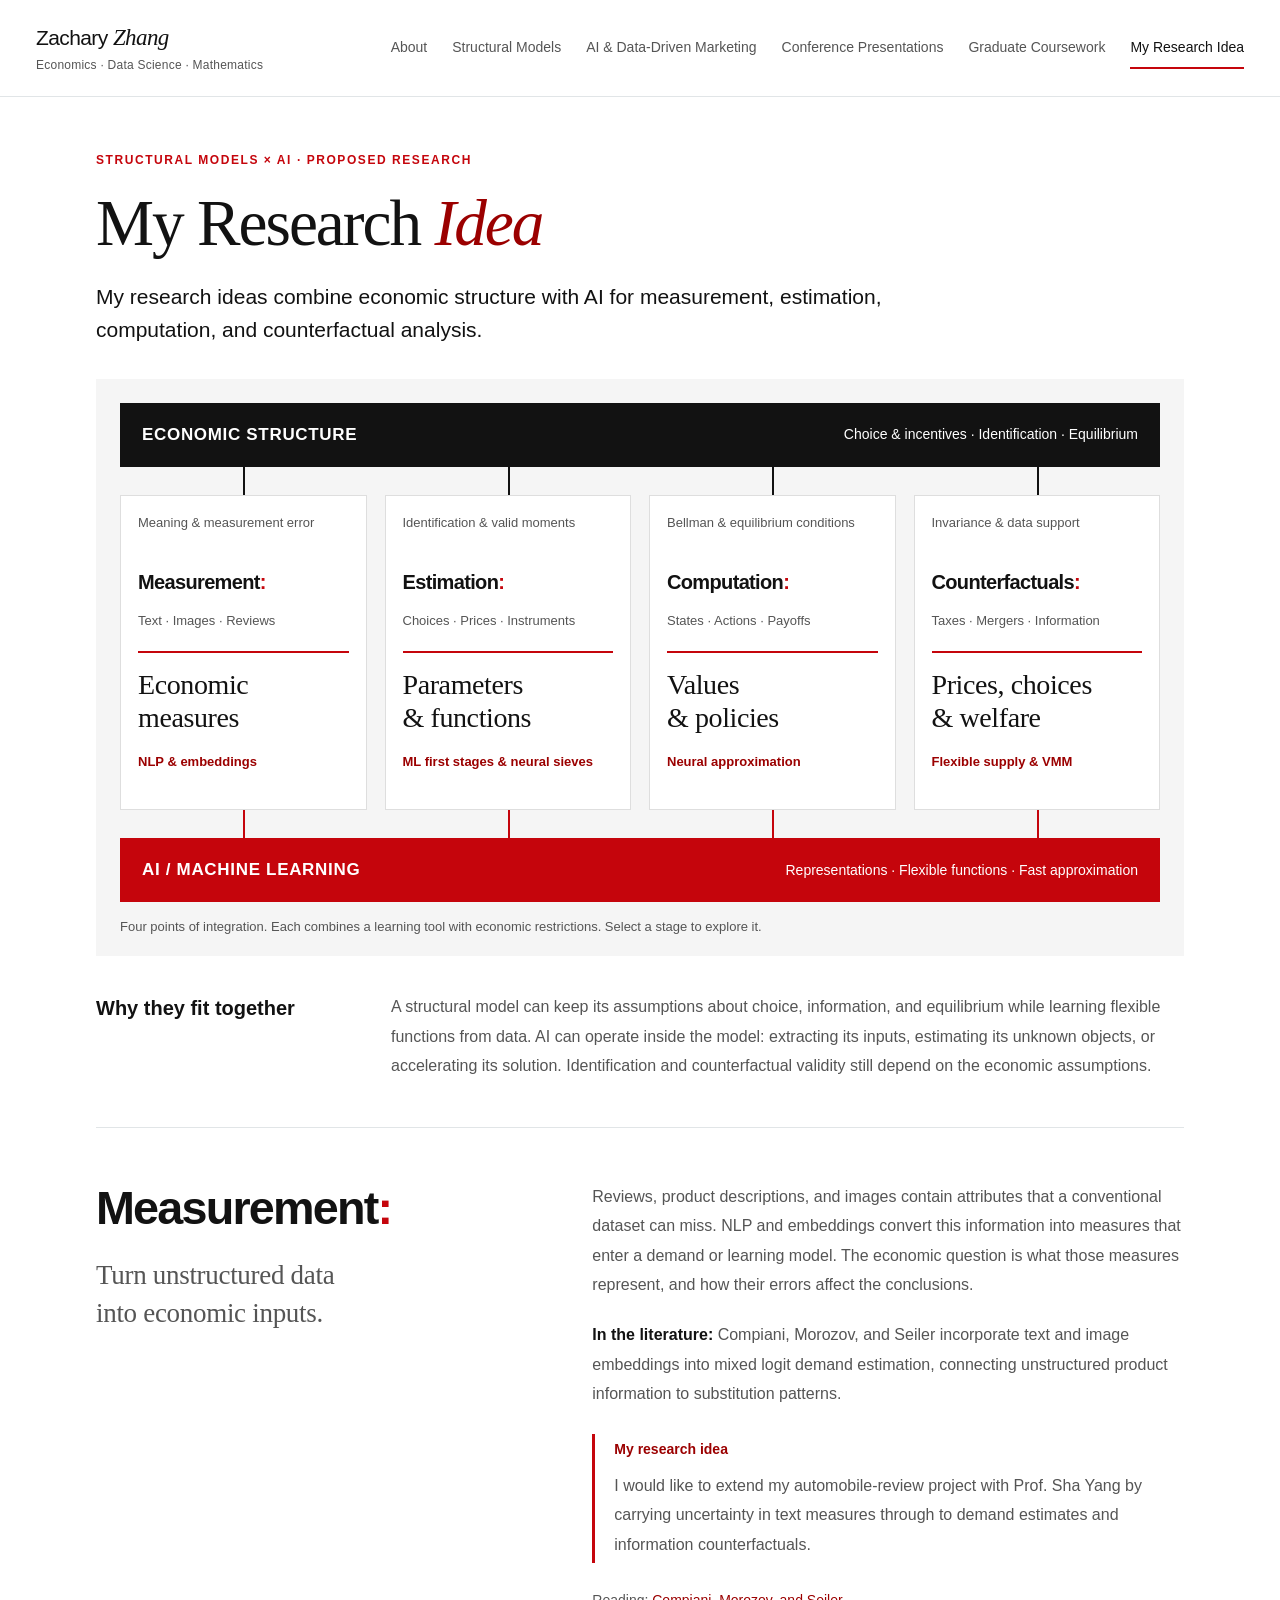
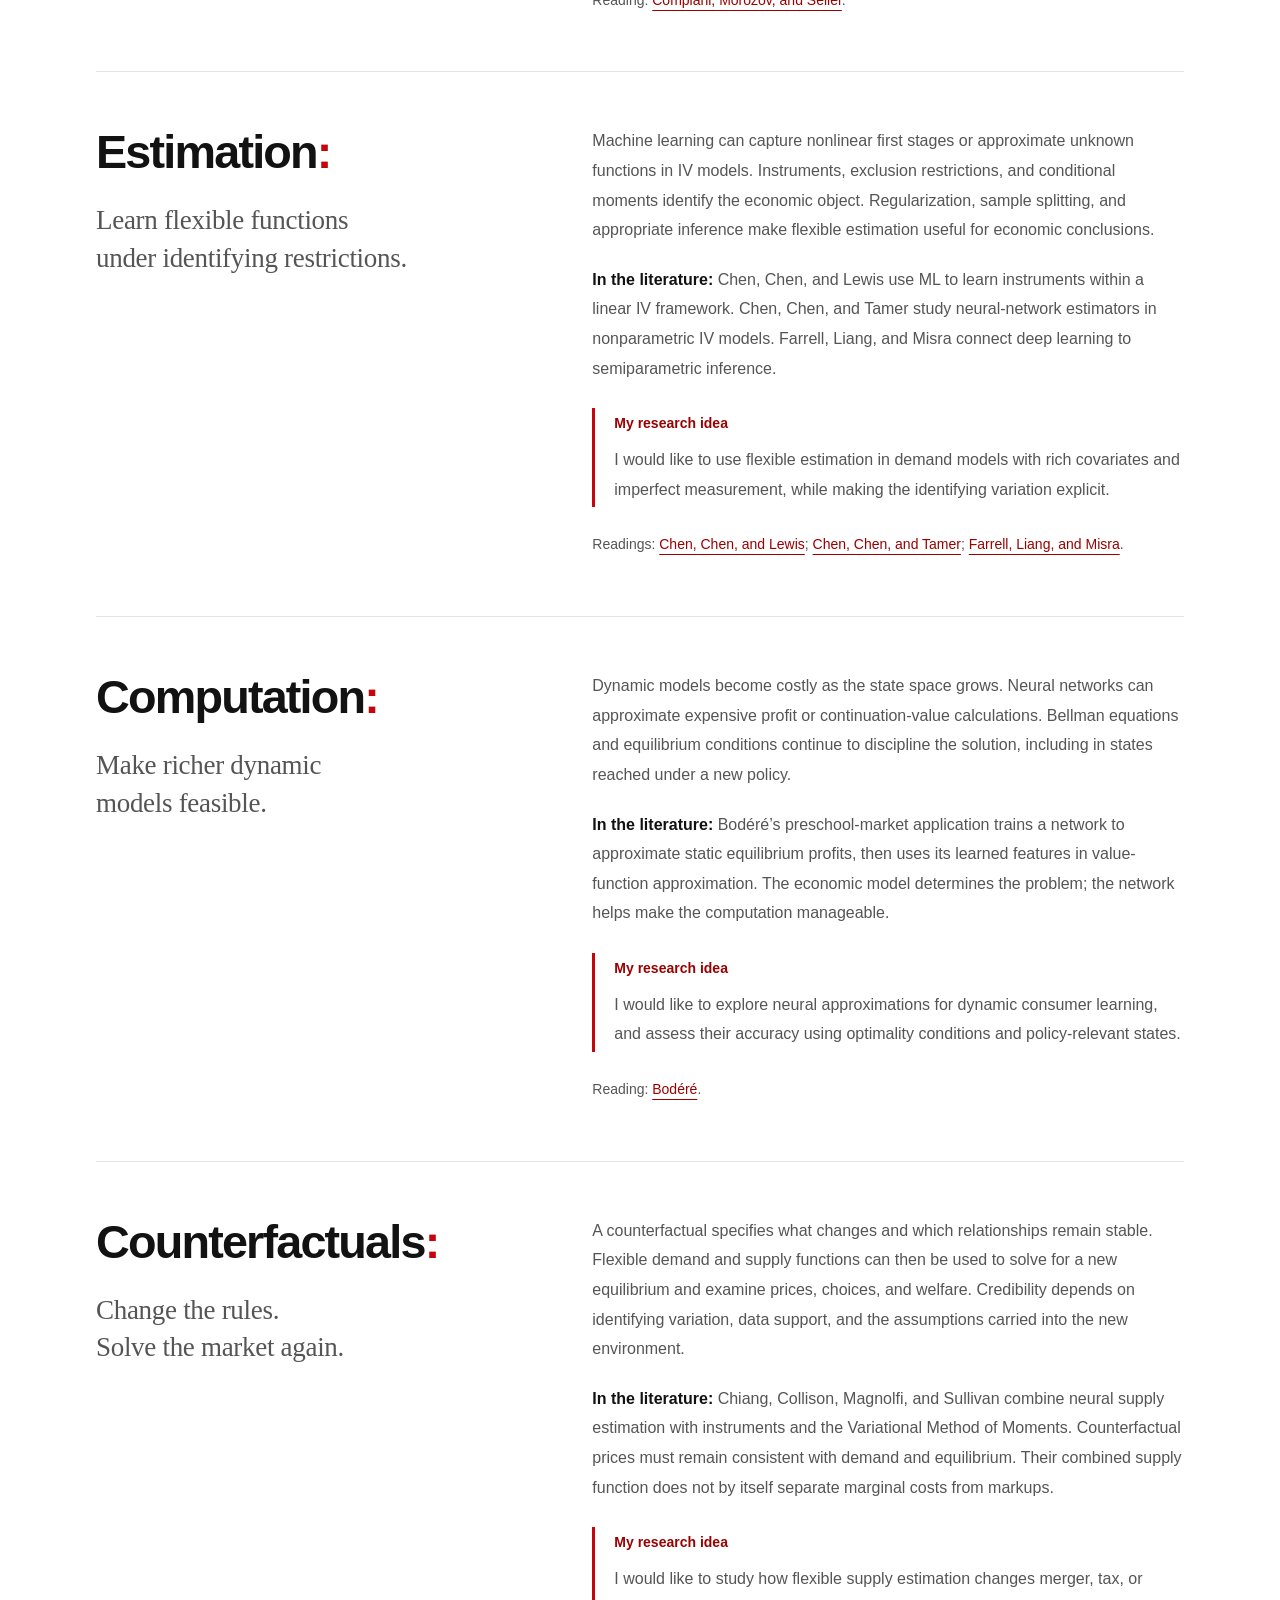
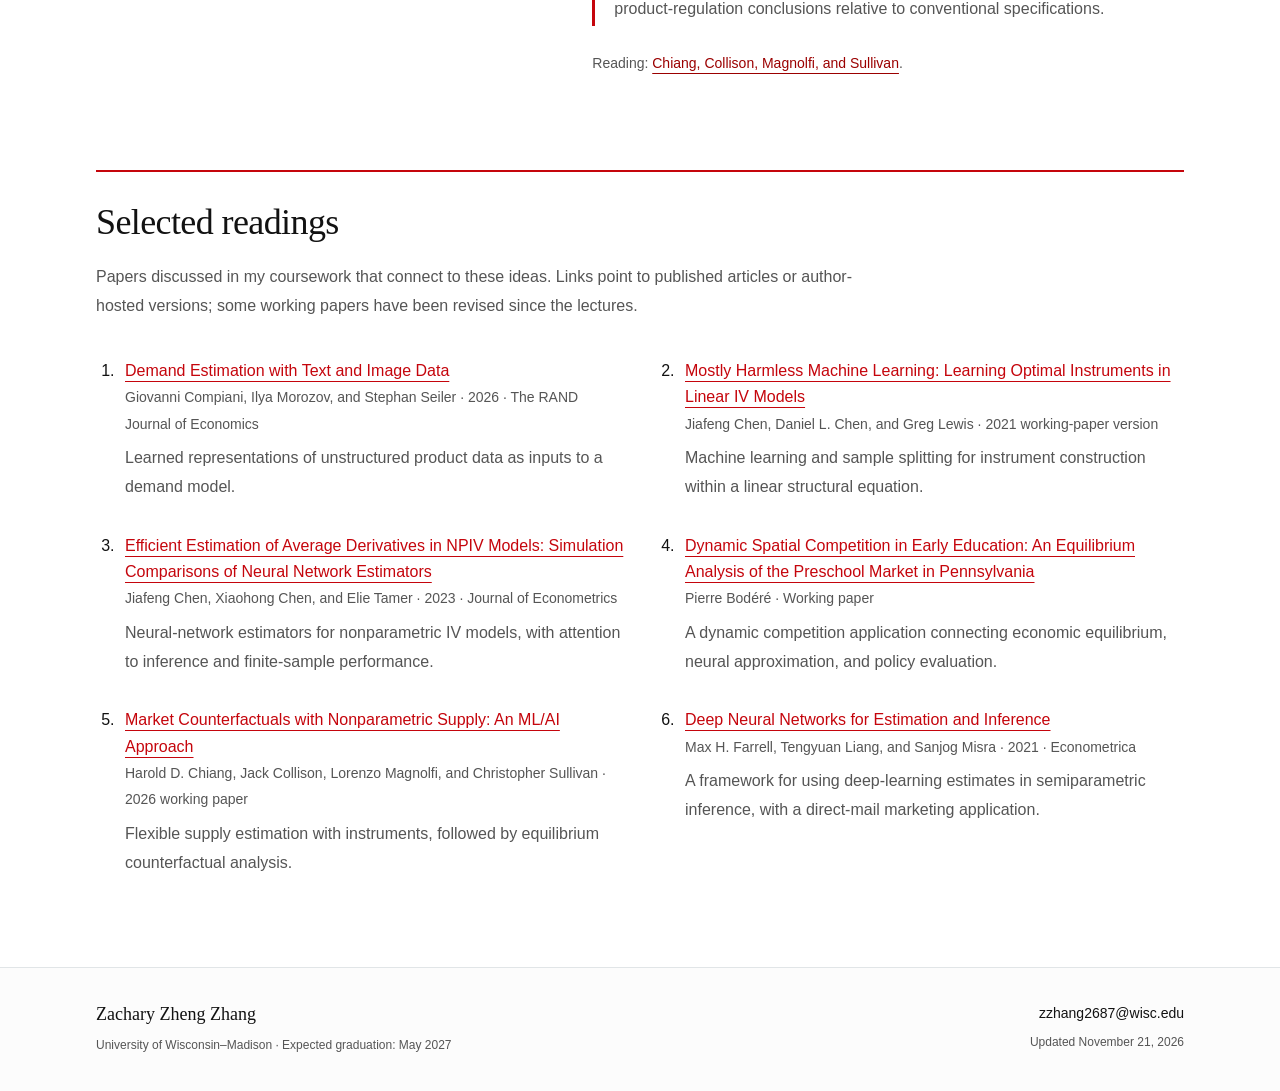
<file: ideas.html>
<!doctype html>
<html lang="en"><head><meta charset="utf-8"><meta name="viewport" content="width=device-width,initial-scale=1">
<title>My Research Idea | Zachary Zheng Zhang</title>
<meta name="description" content="Zachary Zheng Zhang — economics, structural models, AI, and policy learning at the University of Wisconsin–Madison.">
<meta name="theme-color" content="#c5050c"><link rel="icon" href="favicon.svg?v=45985ab4f6cf" type="image/svg+xml"><link rel="stylesheet" href="style.css?v=45985ab4f6cf"><link rel="stylesheet" href="ideas.css?v=20261121"><script defer src="site.js"></script></head>
<body class="ideas-page"><a class="skip-link" href="#main">Skip to content</a>
<header class="site-header"><div class="header-inner"><a class="wordmark" href="index.html" aria-label="Zachary Zheng Zhang home">Zachary <span>Zhang</span><span class="wordmark-detail">Economics · Data Science · Mathematics</span></a>
<button class="menu-toggle" aria-controls="site-nav" aria-expanded="false">Menu</button><nav id="site-nav" aria-label="Main navigation"><a href="index.html">About</a><a href="structural.html">Structural Models</a><a href="ai.html">AI &amp; Data-Driven Marketing</a><a href="conferences.html">Conference Presentations</a><a href="coursework.html">Graduate Coursework</a><a href="ideas.html" aria-current="page">My Research Idea</a></nav></div></header>

<main id="main">
<section class="wrap ideas-hero"><p class="eyebrow">Structural Models × AI · Proposed research</p><h1>My Research <em>Idea</em></h1><p class="ideas-lead">My research ideas combine economic structure with AI for measurement, estimation, computation, and counterfactual analysis.</p>

<figure class="concept-map" aria-labelledby="map-caption">
<div class="structure-band"><span class="band-title">ECONOMIC STRUCTURE</span><span class="band-description">Choice & incentives · Identification · Equilibrium</span></div>
<div class="map-stages">
<a class="map-node" href="#measurement"><span class="map-constraint">Meaning & measurement error</span><h2>Measurement<span>:</span></h2><span class="map-input">Text · Images · Reviews</span><span class="map-output">Economic<br>measures</span><span class="map-tool">NLP & embeddings</span></a>
<a class="map-node" href="#estimation"><span class="map-constraint">Identification & valid moments</span><h2>Estimation<span>:</span></h2><span class="map-input">Choices · Prices · Instruments</span><span class="map-output">Parameters<br>& functions</span><span class="map-tool">ML first stages & neural sieves</span></a>
<a class="map-node" href="#computation"><span class="map-constraint">Bellman & equilibrium conditions</span><h2>Computation<span>:</span></h2><span class="map-input">States · Actions · Payoffs</span><span class="map-output">Values<br>& policies</span><span class="map-tool">Neural approximation</span></a>
<a class="map-node" href="#counterfactuals"><span class="map-constraint">Invariance & data support</span><h2>Counterfactuals<span>:</span></h2><span class="map-input">Taxes · Mergers · Information</span><span class="map-output">Prices, choices<br>& welfare</span><span class="map-tool">Flexible supply & VMM</span></a>
</div>
<div class="learning-band"><span class="band-title">AI / MACHINE LEARNING</span><span class="band-description">Representations · Flexible functions · Fast approximation</span></div>
<figcaption id="map-caption">Four points of integration. Each combines a learning tool with economic restrictions. Select a stage to explore it.</figcaption>
</figure>
<div class="compatibility"><h2>Why they fit together</h2><p>A structural model can keep its assumptions about choice, information, and equilibrium while learning flexible functions from data. AI can operate inside the model: extracting its inputs, estimating its unknown objects, or accelerating its solution. Identification and counterfactual validity still depend on the economic assumptions.</p></div>
</section>
<section class="wrap method-sections" aria-label="Four ways to combine structural models and AI">
<article class="method-section" id="measurement"><header class="method-heading"><h2>Measurement<span>:</span></h2><h3>Turn unstructured data<br>into economic inputs.</h3></header><div class="method-body"><p>Reviews, product descriptions, and images contain attributes that a conventional dataset can miss. NLP and embeddings convert this information into measures that enter a demand or learning model. The economic question is what those measures represent, and how their errors affect the conclusions.</p><p><strong>In the literature:</strong> Compiani, Morozov, and Seiler incorporate text and image embeddings into mixed logit demand estimation, connecting unstructured product information to substitution patterns.</p><p class="direction"><strong>My research idea</strong>I would like to extend my automobile-review project with Prof. Sha Yang by carrying uncertainty in text measures through to demand estimates and information counterfactuals.</p><p class="method-reading">Reading: <a href="#reading-demand">Compiani, Morozov, and Seiler</a>.</p></div></article>
<article class="method-section" id="estimation"><header class="method-heading"><h2>Estimation<span>:</span></h2><h3>Learn flexible functions<br>under identifying restrictions.</h3></header><div class="method-body"><p>Machine learning can capture nonlinear first stages or approximate unknown functions in IV models. Instruments, exclusion restrictions, and conditional moments identify the economic object. Regularization, sample splitting, and appropriate inference make flexible estimation useful for economic conclusions.</p><p><strong>In the literature:</strong> Chen, Chen, and Lewis use ML to learn instruments within a linear IV framework. Chen, Chen, and Tamer study neural-network estimators in nonparametric IV models. Farrell, Liang, and Misra connect deep learning to semiparametric inference.</p><p class="direction"><strong>My research idea</strong>I would like to use flexible estimation in demand models with rich covariates and imperfect measurement, while making the identifying variation explicit.</p><p class="method-reading">Readings: <a href="#reading-iv">Chen, Chen, and Lewis</a>; <a href="#reading-npiv">Chen, Chen, and Tamer</a>; <a href="#reading-inference">Farrell, Liang, and Misra</a>.</p></div></article>
<article class="method-section" id="computation"><header class="method-heading"><h2>Computation<span>:</span></h2><h3>Make richer dynamic<br>models feasible.</h3></header><div class="method-body"><p>Dynamic models become costly as the state space grows. Neural networks can approximate expensive profit or continuation-value calculations. Bellman equations and equilibrium conditions continue to discipline the solution, including in states reached under a new policy.</p><p><strong>In the literature:</strong> Bodéré’s preschool-market application trains a network to approximate static equilibrium profits, then uses its learned features in value-function approximation. The economic model determines the problem; the network helps make the computation manageable.</p><p class="direction"><strong>My research idea</strong>I would like to explore neural approximations for dynamic consumer learning, and assess their accuracy using optimality conditions and policy-relevant states.</p><p class="method-reading">Reading: <a href="#reading-dynamic">Bodéré</a>.</p></div></article>
<article class="method-section" id="counterfactuals"><header class="method-heading"><h2>Counterfactuals<span>:</span></h2><h3>Change the rules.<br>Solve the market again.</h3></header><div class="method-body"><p>A counterfactual specifies what changes and which relationships remain stable. Flexible demand and supply functions can then be used to solve for a new equilibrium and examine prices, choices, and welfare. Credibility depends on identifying variation, data support, and the assumptions carried into the new environment.</p><p><strong>In the literature:</strong> Chiang, Collison, Magnolfi, and Sullivan combine neural supply estimation with instruments and the Variational Method of Moments. Counterfactual prices must remain consistent with demand and equilibrium. Their combined supply function does not by itself separate marginal costs from markups.</p><p class="direction"><strong>My research idea</strong>I would like to study how flexible supply estimation changes merger, tax, or product-regulation conclusions relative to conventional specifications.</p><p class="method-reading">Reading: <a href="#reading-supply">Chiang, Collison, Magnolfi, and Sullivan</a>.</p></div></article>
</section>
<section class="wrap ideas" id="readings" aria-labelledby="readings-heading"><div class="research-group-heading"><h2 id="readings-heading">Selected readings</h2><p>Papers discussed in my coursework that connect to these ideas. Links point to published articles or author-hosted versions; some working papers have been revised since the lectures.</p></div>
<ol class="reading-list">
<li id="reading-demand"><a href="https://onlinelibrary.wiley.com/doi/10.1111/1756-2171.70052" target="_blank" rel="noopener">Demand Estimation with Text and Image Data</a><br><span class="reading-authors">Giovanni Compiani, Ilya Morozov, and Stephan Seiler · 2026 · The RAND Journal of Economics</span><p>Learned representations of unstructured product data as inputs to a demand model.</p></li>
<li id="reading-iv"><a href="https://arxiv.org/abs/2011.06158" target="_blank" rel="noopener">Mostly Harmless Machine Learning: Learning Optimal Instruments in Linear IV Models</a><br><span class="reading-authors">Jiafeng Chen, Daniel L. Chen, and Greg Lewis · 2021 working-paper version</span><p>Machine learning and sample splitting for instrument construction within a linear structural equation.</p></li>
<li id="reading-npiv"><a href="https://www.sciencedirect.com/science/article/pii/S0304407623000349" target="_blank" rel="noopener">Efficient Estimation of Average Derivatives in NPIV Models: Simulation Comparisons of Neural Network Estimators</a><br><span class="reading-authors">Jiafeng Chen, Xiaohong Chen, and Elie Tamer · 2023 · Journal of Econometrics</span><p>Neural-network estimators for nonparametric IV models, with attention to inference and finite-sample performance.</p></li>
<li id="reading-dynamic"><a href="https://pierrebodere.github.io/research.html" target="_blank" rel="noopener">Dynamic Spatial Competition in Early Education: An Equilibrium Analysis of the Preschool Market in Pennsylvania</a><br><span class="reading-authors">Pierre Bodéré · Working paper</span><p>A dynamic competition application connecting economic equilibrium, neural approximation, and policy evaluation.</p></li>
<li id="reading-supply"><a href="https://www.lorenzomagnolfi.com/files/papers/MktCounterfactuals_CollisonEtal_2_26.pdf" target="_blank" rel="noopener">Market Counterfactuals with Nonparametric Supply: An ML/AI Approach</a><br><span class="reading-authors">Harold D. Chiang, Jack Collison, Lorenzo Magnolfi, and Christopher Sullivan · 2026 working paper</span><p>Flexible supply estimation with instruments, followed by equilibrium counterfactual analysis.</p></li>
<li id="reading-inference"><a href="https://maxhfarrell.com/research/Farrell-Liang-Misra2021_Ecma.pdf" target="_blank" rel="noopener">Deep Neural Networks for Estimation and Inference</a><br><span class="reading-authors">Max H. Farrell, Tengyuan Liang, and Sanjog Misra · 2021 · Econometrica</span><p>A framework for using deep-learning estimates in semiparametric inference, with a direct-mail marketing application.</p></li>
</ol></section>
</main>
<footer><div class="footer-inner"><div><a class="footer-name" href="index.html">Zachary Zheng Zhang</a><p>University of Wisconsin–Madison · Expected graduation: May 2027</p></div><div class="footer-contact"><a href="mailto:zzhang2687@wisc.edu">zzhang2687@wisc.edu</a><p>Updated November 21, 2026</p></div></div></footer>
</body></html>
</file>
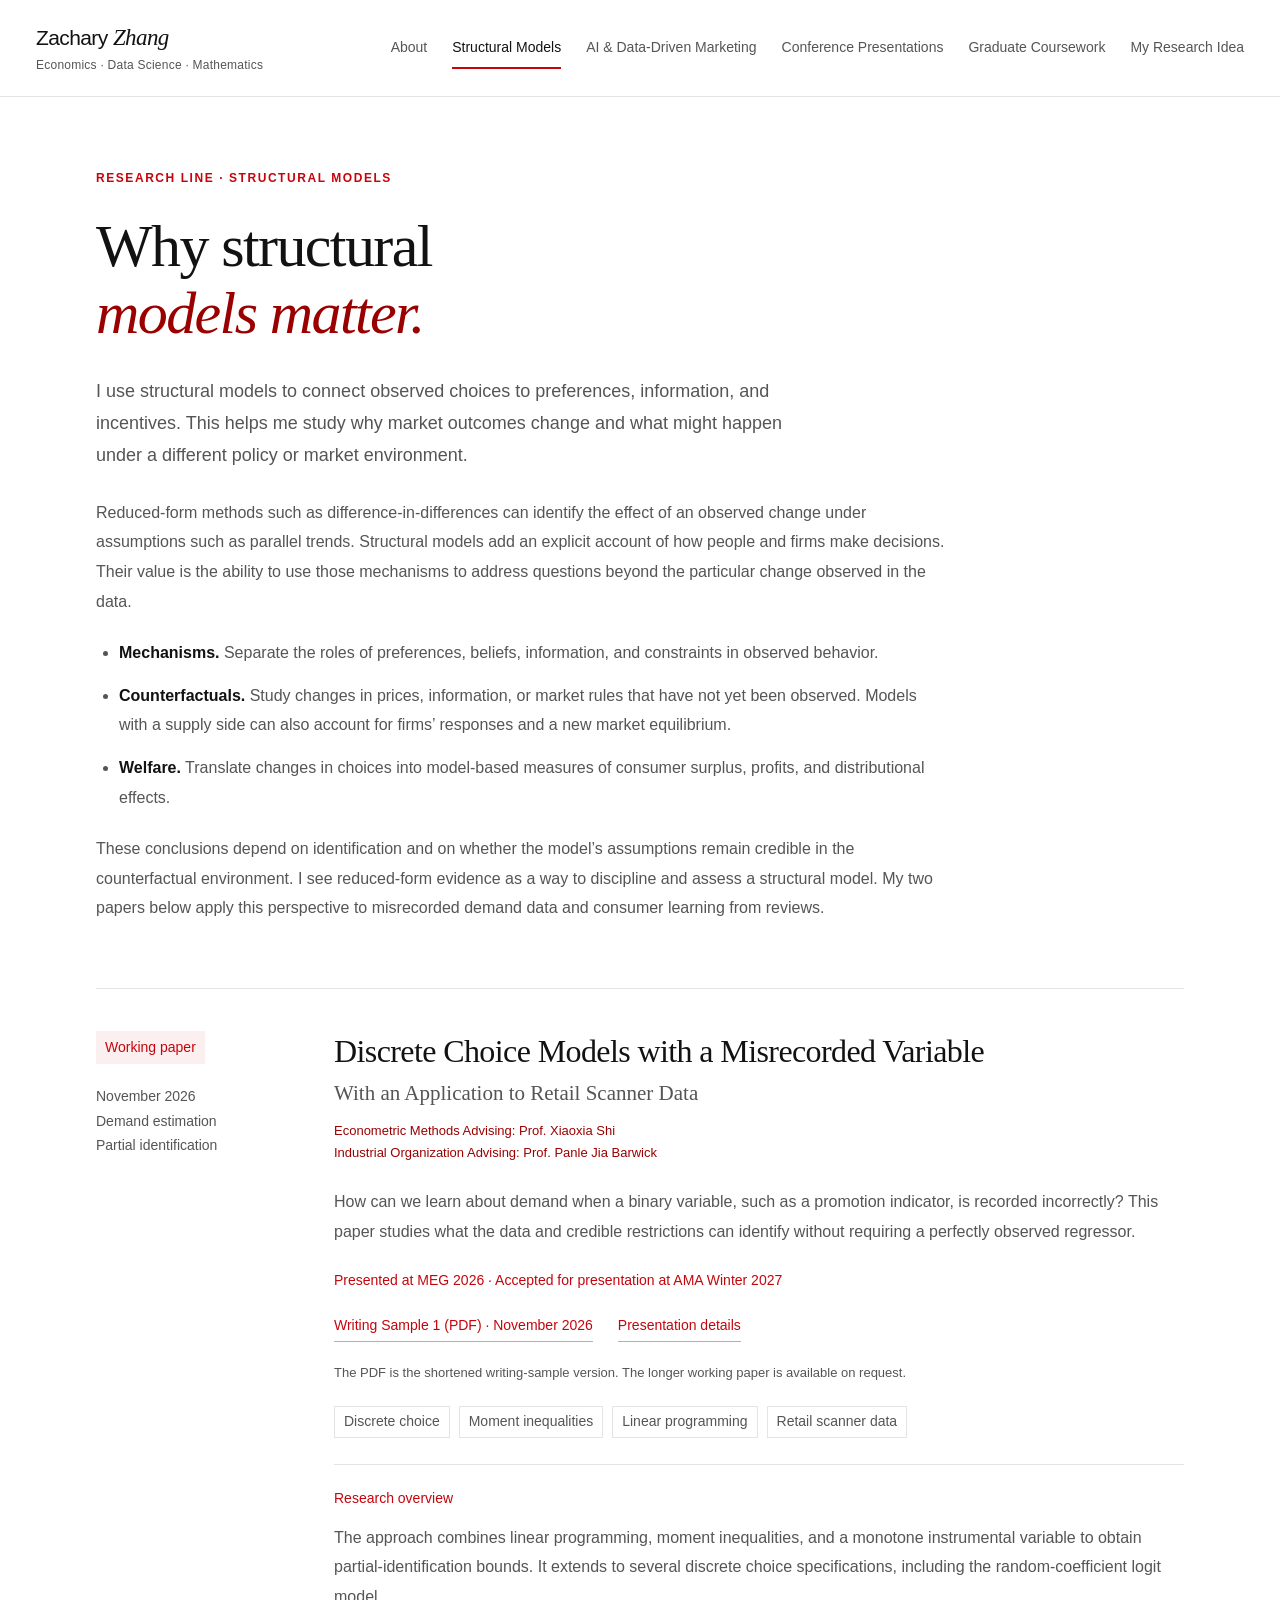
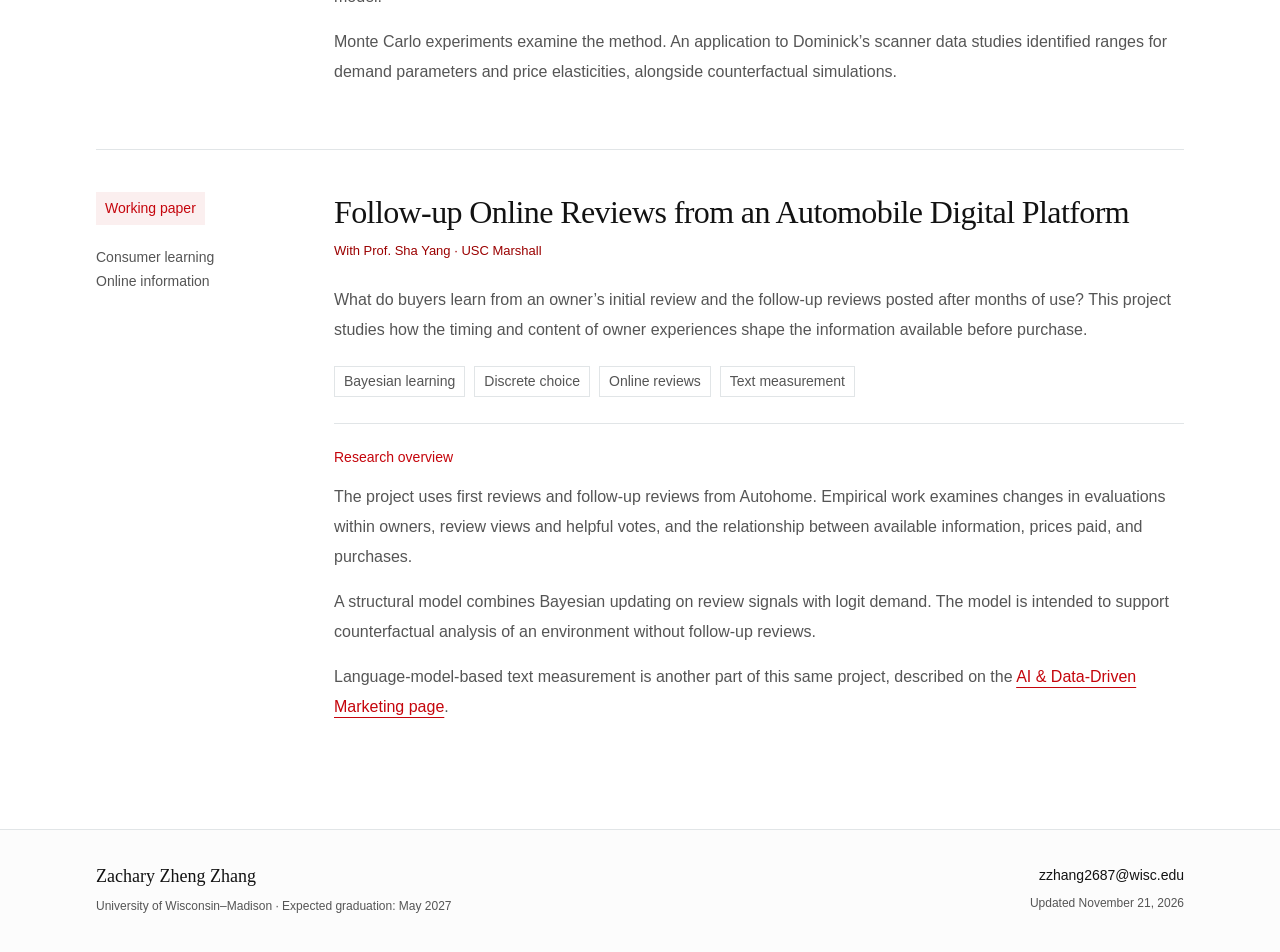
<file: structural.html>
<!doctype html>
<html lang="en"><head><meta charset="utf-8"><meta name="viewport" content="width=device-width,initial-scale=1">
<title>Structural Models | Zachary Zheng Zhang</title>
<meta name="description" content="Zachary Zheng Zhang — economics, structural models, AI, and policy learning at the University of Wisconsin–Madison.">
<meta name="theme-color" content="#c5050c"><link rel="icon" href="favicon.svg?v=45985ab4f6cf" type="image/svg+xml"><link rel="stylesheet" href="style.css?v=45985ab4f6cf"><script defer src="site.js"></script></head>
<body><a class="skip-link" href="#main">Skip to content</a>
<header class="site-header"><div class="header-inner"><a class="wordmark" href="index.html" aria-label="Zachary Zheng Zhang home">Zachary <span>Zhang</span><span class="wordmark-detail">Economics · Data Science · Mathematics</span></a>
<button class="menu-toggle" aria-controls="site-nav" aria-expanded="false">Menu</button><nav id="site-nav" aria-label="Main navigation"><a href="index.html">About</a><a href="structural.html" aria-current="page">Structural Models</a><a href="ai.html">AI &amp; Data-Driven Marketing</a><a href="conferences.html">Conference Presentations</a><a href="coursework.html">Graduate Coursework</a><a href="ideas.html">My Research Idea</a></nav></div></header>
<main id="main"><section class="page-intro wrap"><p class="eyebrow">Research line · Structural models</p><h1>Why structural<br><em>models matter.</em></h1>
<p class="page-lead">I use structural models to connect observed choices to preferences, information, and incentives. This helps me study why market outcomes change and what might happen under a different policy or market environment.</p>
<div class="intro-explanation"><p>Reduced-form methods such as difference-in-differences can identify the effect of an observed change under assumptions such as parallel trends. Structural models add an explicit account of how people and firms make decisions. Their value is the ability to use those mechanisms to address questions beyond the particular change observed in the data.</p>
<ul class="research-points"><li><strong>Mechanisms.</strong> Separate the roles of preferences, beliefs, information, and constraints in observed behavior.</li><li><strong>Counterfactuals.</strong> Study changes in prices, information, or market rules that have not yet been observed. Models with a supply side can also account for firms’ responses and a new market equilibrium.</li><li><strong>Welfare.</strong> Translate changes in choices into model-based measures of consumer surplus, profits, and distributional effects.</li></ul>
<p>These conclusions depend on identification and on whether the model’s assumptions remain credible in the counterfactual environment. I see reduced-form evidence as a way to discipline and assess a structural model. My two papers below apply this perspective to misrecorded demand data and consumer learning from reviews.</p></div></section>
<section class="wrap projects" aria-label="Structural research projects">
<article class="project" id="demand-paper"><div class="project-meta"><span class="status">Working paper</span><p>November 2026<br>Demand estimation<br>Partial identification</p></div><div class="project-main"><h2>Discrete Choice Models with a Misrecorded Variable</h2><p class="project-subtitle">With an Application to Retail Scanner Data</p><p class="project-credit">Econometric Methods Advising: Prof. Xiaoxia Shi<br>Industrial Organization Advising: Prof. Panle Jia Barwick</p><p>How can we learn about demand when a binary variable, such as a promotion indicator, is recorded incorrectly? This paper studies what the data and credible restrictions can identify without requiring a perfectly observed regressor.</p><p class="presentation-record">Presented at MEG 2026 · Accepted for presentation at AMA Winter 2027</p><div class="paper-links"><a class="text-link" href="files/Discrete_Choice_Misrecorded_Variable_Nov2026.pdf" target="_blank" rel="noopener">Writing Sample 1 (PDF) · November 2026</a><a class="text-link" href="conferences.html">Presentation details</a></div><p class="file-note">The PDF is the shortened writing-sample version. The longer working paper is available on request.</p><div class="tags"><span>Discrete choice</span><span>Moment inequalities</span><span>Linear programming</span><span>Retail scanner data</span></div>
<div class="detail-body research-overview-text"><h3>Research overview</h3><p>The approach combines linear programming, moment inequalities, and a monotone instrumental variable to obtain partial-identification bounds. It extends to several discrete choice specifications, including the random-coefficient logit model.</p><p>Monte Carlo experiments examine the method. An application to Dominick’s scanner data studies identified ranges for demand parameters and price elasticities, alongside counterfactual simulations.</p></div></div></article>
<article class="project" id="review-paper"><div class="project-meta"><span class="status">Working paper</span><p>Consumer learning<br>Online information</p></div><div class="project-main"><h2>Follow-up Online Reviews from an Automobile Digital Platform</h2><p class="project-credit">With Prof. Sha Yang · USC Marshall</p><p>What do buyers learn from an owner’s initial review and the follow-up reviews posted after months of use? This project studies how the timing and content of owner experiences shape the information available before purchase.</p><div class="tags"><span>Bayesian learning</span><span>Discrete choice</span><span>Online reviews</span><span>Text measurement</span></div>
<div class="detail-body research-overview-text"><h3>Research overview</h3><p>The project uses first reviews and follow-up reviews from Autohome. Empirical work examines changes in evaluations within owners, review views and helpful votes, and the relationship between available information, prices paid, and purchases.</p><p>A structural model combines Bayesian updating on review signals with logit demand. The model is intended to support counterfactual analysis of an environment without follow-up reviews.</p><p>Language-model-based text measurement is another part of this same project, described on the <a href="ai.html#review-measurement">AI &amp; Data-Driven Marketing page</a>.</p></div></div></article>
</section>

</main>
<footer><div class="footer-inner"><div><a class="footer-name" href="index.html">Zachary Zheng Zhang</a><p>University of Wisconsin–Madison · Expected graduation: May 2027</p></div><div class="footer-contact"><a href="mailto:zzhang2687@wisc.edu">zzhang2687@wisc.edu</a><p>Updated November 21, 2026</p></div></div></footer>
</body></html>
</file>
<file: style.css>
:root{--ink:#121212;--muted:#555555;--red:#c5050c;--accent:#9b0000;--paper:#fff;--soft:#f5f5f5;--line:#e1e5e7;--serif:Georgia,'Times New Roman',serif;--sans:Inter,'Segoe UI',Arial,sans-serif}
*{box-sizing:border-box}html{scroll-behavior:smooth;scroll-padding-top:110px}body{margin:0;background:var(--paper);color:var(--ink);font-family:var(--sans);font-size:16px;line-height:1.65;-webkit-font-smoothing:antialiased}a{color:inherit;text-underline-offset:5px}button{font:inherit;cursor:pointer}a,button,summary{-webkit-tap-highlight-color:transparent}a:focus-visible,button:focus-visible,summary:focus-visible{outline:3px solid #9b0000;outline-offset:5px}h1,h2,h3,p{margin-top:0}h1,h2,h3{font-weight:400}h1,h2,h3{font-family:var(--serif)}em{color:var(--accent);font-weight:400}p{color:var(--muted)}.wrap{max-width:1160px;margin:auto;padding-left:36px;padding-right:36px}.site-header{border-bottom:1px solid var(--line);background:rgba(255,255,255,.97);position:sticky;top:0;z-index:10}.header-inner{max-width:1320px;margin:auto;padding:23px 36px;display:flex;align-items:center;justify-content:space-between;gap:24px}.wordmark{text-decoration:none;font-size:21px;line-height:1.3;letter-spacing:-.6px;font-weight:500;flex-shrink:0}.wordmark>span:not(.wordmark-detail){font-family:var(--serif);font-style:italic;font-size:23px}.wordmark-detail{display:block;font-size:12px;letter-spacing:.02em;color:var(--muted);font-weight:400;margin-top:5px}nav{display:flex;align-items:center;gap:25px}nav a{font-size:14px;color:#555555;text-decoration:none;white-space:nowrap;padding:8px 0;border-bottom:2px solid transparent}nav a:hover{color:var(--red)}nav a[aria-current=page]{color:var(--ink);border-bottom-color:var(--red)}.menu-toggle{display:none}.eyebrow{text-transform:uppercase;letter-spacing:.13em;font-size:12px;font-weight:600;color:var(--red);margin-bottom:24px}.home-hero{display:grid;grid-template-columns:1.17fr 1fr;gap:85px;padding-top:76px;padding-bottom:90px}.hero-copy h1{font-size:clamp(48px,5.4vw,68px);line-height:1.03;letter-spacing:-2.6px;margin:0 0 29px}.name-second{color:var(--red)}.hero-subtitle{font-family:var(--serif);font-size:29px;line-height:1.3;letter-spacing:-.4px;color:var(--ink);margin-bottom:24px}.bio{font-size:16px;line-height:1.8;max-width:515px}.hero-actions{display:flex;align-items:center;gap:26px;margin-top:32px}.button{display:inline-flex;align-items:center;justify-content:center;padding:12px 21px;text-decoration:none;font-size:14px;border:1px solid var(--red);transition:background .18s}.primary{background:var(--red);color:white}.primary:hover{background:#9b0000}.text-link{font-size:14px;color:var(--red);font-weight:500;text-decoration:none;border-bottom:1px solid #c6a7a7;padding-bottom:4px}.text-link:hover{border-bottom-color:var(--red)}.research-note{margin-top:28px;background:var(--soft);padding:32px 33px 28px;align-self:center;position:relative;border:1px solid #e1e5e7}.research-note:before{content:'';position:absolute;width:62px;height:3px;background:var(--red);top:-2px;left:32px}.note-top{display:flex;justify-content:space-between;align-items:center;text-transform:uppercase;font-size:11px;letter-spacing:.12em;color:var(--muted);margin-bottom:54px}.note-monogram{font-family:var(--serif);font-size:20px;letter-spacing:-1px;color:var(--red)}.research-note h2{font-size:31px;line-height:1.22;letter-spacing:-.6px;margin-bottom:18px}.research-note>p{font-size:15px;line-height:1.7;margin-bottom:31px}.note-row{display:grid;grid-template-columns:75px 1fr;border-top:1px solid #dddddd;padding:15px 0;font-size:14px;gap:9px}.note-label{color:var(--red);font-family:var(--serif);font-style:italic;font-size:17px}.note-bottom{border-top:1px solid #dddddd;font-size:12px;color:#666666;margin-top:0;padding-top:24px;line-height:1.6}.research-overview{padding-top:50px;padding-bottom:84px;border-top:1px solid var(--line)}.section-heading .eyebrow{margin-bottom:12px}.section-heading h2{font-size:36px;letter-spacing:-.8px;margin-bottom:42px}.research-columns{display:grid;grid-template-columns:1fr 1fr;gap:70px}.research-columns article+article{border-left:1px solid var(--line);padding-left:44px}.small-label{font-size:13px;color:var(--red)}.research-columns h3{font-size:29px;line-height:1.25;letter-spacing:-.4px;margin:13px 0 18px}.research-columns p{font-size:16px;line-height:1.8;max-width:430px}.bridge-band{background:var(--red);padding:53px 0 58px}.bridge-inner{display:grid;grid-template-columns:1.1fr 1fr;gap:80px;align-items:center}.bridge-band .eyebrow{color:#eeeeee;margin-bottom:16px}.bridge-band h2{color:#fff;font-size:35px;line-height:1.2;letter-spacing:-.5px;margin-bottom:0}.bridge-band p{color:#eeeeee;font-size:16px;line-height:1.75}.light{border-color:#eeeeee;color:#fff;background:transparent}.light:hover{background:#9b0000}.page-intro{padding-top:72px;padding-bottom:47px}.page-intro h1{font-size:clamp(42px,4.9vw,60px);line-height:1.12;letter-spacing:-1.6px;margin-bottom:27px}.page-lead{max-width:730px;font-size:18px;line-height:1.8;margin-bottom:0}.projects{padding-bottom:45px}.project{border-top:1px solid var(--line);padding:42px 0 46px;display:grid;grid-template-columns:200px 1fr;gap:38px;scroll-margin-top:120px}.project-meta p{font-size:14px;line-height:1.75;margin-top:20px}.status{font-size:12px;background:#fbefef;color:var(--red);padding:5px 9px;display:inline-block}.status.muted{background:#f2f2f2;color:#555555}.project-main h2{font-size:32px;line-height:1.25;letter-spacing:-.6px;margin-bottom:8px}.project-subtitle{font-family:var(--serif);font-size:21px;line-height:1.4;margin-bottom:12px;color:#555555}.project-credit{font-size:13px;margin-bottom:24px;color:var(--accent)}.project-main>p:not(.project-subtitle):not(.project-credit){font-size:16px;line-height:1.85}.tags{display:flex;flex-wrap:wrap;gap:7px 9px;margin:22px 0}.tags span{border:1px solid var(--line);font-size:12px;padding:3px 9px;color:#555555}details{border-top:1px solid var(--line);margin-top:23px}summary{list-style:none;cursor:pointer;font-size:14px;font-weight:500;color:var(--red);padding:17px 28px 9px 0;position:relative;width:100%}summary::-webkit-details-marker{display:none}summary:after{content:'+';font-size:23px;font-weight:300;position:absolute;right:3px;top:9px}details[open] summary:after{content:'−'}.detail-body{padding-top:8px}.detail-body p{font-size:15px;line-height:1.85}.detail-body a{color:var(--red)}.closing-note{padding-top:42px;padding-bottom:70px;border-top:1px solid var(--line)}.closing-note .eyebrow{margin-bottom:18px}.closing-note h2{font-size:31px;line-height:1.35;max-width:800px;letter-spacing:-.4px}.closing-note p:not(.eyebrow){max-width:730px;line-height:1.85}.coursework-section{padding-bottom:45px}.course-toolbar{display:flex;align-items:center;justify-content:space-between;gap:20px;padding:12px 0 27px}.filters{display:flex;gap:8px;flex-wrap:wrap}.filter{border:1px solid var(--line);background:white;padding:8px 15px;color:var(--muted);font-size:14px}.filter.active{background:var(--red);color:white;border-color:var(--red)}.filter:hover:not(.active){background:var(--soft)}#course-count{white-space:nowrap;color:var(--muted);font-size:13px}table{border-collapse:collapse;width:100%;text-align:left;font-size:15px}th{font-size:12px;font-weight:500;letter-spacing:.07em;text-transform:uppercase;color:var(--muted);background:var(--soft);padding:15px 16px;border-top:1px solid var(--line);border-bottom:1px solid var(--line)}td{padding:19px 16px;border-bottom:1px solid var(--line);line-height:1.5}.course-code{font-size:13px;font-weight:500;white-space:nowrap;color:var(--red)}.area-cell{font-size:13px;color:var(--muted);white-space:nowrap}.course-status{font-size:12px;white-space:nowrap;color:var(--muted)}.course-status.audit{color:#555555;background:#f2f2f2;padding:4px 7px}.course-status.planned{color:#555555;background:#f2f2f2;padding:4px 7px}.course-status.current{color:var(--red);background:var(--soft);padding:4px 7px}.table-note{font-size:13px;line-height:1.7;margin-top:20px;max-width:820px}.preparation-note{border-top:1px solid var(--line);padding-top:48px;padding-bottom:70px;display:grid;grid-template-columns:1fr 1fr;gap:70px;align-items:center}.preparation-note .eyebrow{margin-bottom:15px}.preparation-note h2{font-size:35px;line-height:1.25;margin-bottom:0}.preparation-note>p{line-height:1.85}.ideas-disclaimer{padding:17px 20px;border-left:2px solid var(--accent);background:var(--soft);font-size:14px;margin-bottom:40px}.ideas{padding-bottom:52px}.idea{padding:40px 0 44px;border-top:1px solid var(--line)}.idea-top{display:flex;align-items:center;justify-content:space-between;gap:20px;margin-bottom:18px}.idea-top .eyebrow{margin-bottom:0}.idea-badge{font-size:12px;white-space:nowrap;border:1px solid #dddddd;color:#555555;padding:3px 8px}.idea h2{font-size:34px;letter-spacing:-.6px;margin-bottom:18px}.idea-question{color:var(--ink);font-family:var(--serif);font-size:23px;line-height:1.5;max-width:820px;margin-bottom:18px}.idea-description{max-width:850px;line-height:1.85}.idea-components{margin-top:28px;margin-bottom:0;display:grid;grid-template-columns:1fr 1fr 1fr;gap:25px;background:var(--soft);padding:22px 25px}.idea-components dt{font-size:12px;color:var(--muted);margin-bottom:8px}.idea-components dd{margin:0;font-size:15px;line-height:1.5;color:var(--red)}footer{border-top:1px solid var(--line);background:#fcfcfc}.footer-inner{max-width:1160px;padding:32px 36px 35px;margin:auto;display:flex;justify-content:space-between;gap:24px}.footer-name{font-family:var(--serif);font-size:18px;text-decoration:none}.footer-inner p{font-size:12px;margin:6px 0 0}.footer-contact{text-align:right}.footer-contact a{font-size:14px;text-decoration:none}.footer-contact a:hover{text-decoration:underline}.skip-link{position:absolute;top:-80px;left:20px;padding:10px;background:white;z-index:30}.skip-link:focus{top:10px}.sr-only{position:absolute;width:1px;height:1px;padding:0;margin:-1px;overflow:hidden;clip:rect(0,0,0,0);white-space:nowrap;border:0}[hidden]{display:none!important}
@media(min-width:1450px){.header-inner{max-width:1280px}.home-hero{padding-top:90px;padding-bottom:105px}}
@media(max-width:1100px){.header-inner{padding:20px 28px;gap:20px}nav{gap:18px}nav a{font-size:13px}.wordmark-detail{display:none}.home-hero{gap:45px}.note-row{grid-template-columns:65px 1fr}.research-note{padding:28px}.project{grid-template-columns:165px 1fr;gap:30px}}
@media(max-width:850px){.header-inner{flex-wrap:wrap;gap:12px;padding:18px 26px}nav{width:100%;justify-content:space-between;gap:12px}nav a{font-size:13px}.wrap{padding-left:28px;padding-right:28px}.home-hero{padding-top:54px;gap:30px;grid-template-columns:1.1fr 1fr}.hero-copy h1{font-size:48px;letter-spacing:-1.8px}.hero-subtitle{font-size:26px}.bio{font-size:15px}.research-note{padding:25px}.research-note h2{font-size:27px}.note-row{display:block;padding:12px 0}.note-row .note-label{display:block;margin-bottom:3px}.note-top{margin-bottom:32px}.hero-actions{gap:20px;flex-wrap:wrap}.research-columns{gap:32px}.research-columns article+article{padding-left:30px}.research-columns h3{font-size:26px}.bridge-inner{gap:40px}.bridge-band h2{font-size:30px}.area-cell{display:none}thead th:nth-child(3){display:none}.project{grid-template-columns:140px 1fr;gap:25px}.project-main h2{font-size:28px}}
@media(max-width:620px){.site-header{position:sticky}.header-inner{padding:17px 22px;gap:0}.wordmark{font-size:20px}.wordmark>span:not(.wordmark-detail){font-size:21px}.menu-toggle{display:block;border:1px solid var(--line);background:white;color:var(--red);font-size:14px;padding:5px 12px}.site-header nav{display:none;flex-direction:column;align-items:stretch;padding-top:18px;gap:0}.site-header.menu-open nav{display:flex}nav a{font-size:15px;padding:12px 0;border-bottom:1px solid var(--line)}nav a[aria-current=page]{font-weight:600;border-bottom-color:var(--line)}.wrap{padding-left:23px;padding-right:23px}.home-hero{display:block;padding-top:43px;padding-bottom:49px}.hero-copy h1{font-size:52px;letter-spacing:-2px;margin-bottom:24px}.eyebrow{font-size:11px;letter-spacing:.11em;margin-bottom:22px}.hero-subtitle{font-size:29px;margin-bottom:22px}.bio{font-size:16px;line-height:1.8}.hero-actions{margin-top:26px;gap:23px}.research-note{margin-top:44px;padding:26px 26px 24px}.note-top{margin-bottom:32px}.research-note h2{font-size:32px}.note-row{display:grid;grid-template-columns:72px 1fr;padding:14px 0}.note-row .note-label{margin:0}.note-bottom{padding-top:20px}.research-overview{padding-top:37px;padding-bottom:48px}.section-heading h2{font-size:30px;line-height:1.25;margin-bottom:30px}.research-columns{display:block}.research-columns article+article{border-left:0;border-top:1px solid var(--line);margin-top:30px;padding-left:0;padding-top:30px}.research-columns h3{font-size:29px}.bridge-band{padding:38px 0 42px}.bridge-inner{display:block}.bridge-band h2{font-size:32px;margin-bottom:24px}.bridge-band p{font-size:16px}.page-intro{padding-top:43px;padding-bottom:32px}.page-intro h1{font-size:39px;letter-spacing:-1px;line-height:1.15;margin-bottom:23px}.page-lead{font-size:16px;line-height:1.85}.project{display:block;padding:28px 0 34px}.project-meta{display:flex;justify-content:space-between;gap:15px;align-items:center;margin-bottom:22px}.project-meta p{margin:0;font-size:12px;text-align:right}.project-main h2{font-size:28px}.project-subtitle{font-size:20px}.project-credit{font-size:13px}.project-main>p:not(.project-subtitle):not(.project-credit){font-size:16px}.detail-body p{font-size:16px}.closing-note{padding-top:33px;padding-bottom:43px}.closing-note h2{font-size:28px}.projects{padding-bottom:14px}.course-toolbar{align-items:flex-start;flex-direction:column;gap:14px;padding-bottom:20px}.filters{gap:7px}.filter{font-size:13px;padding:7px 10px}#course-count{font-size:12px}.table-scroll{overflow-x:auto}table{font-size:14px;min-width:440px}th{padding:12px 10px;font-size:11px}td{padding:17px 10px}.course-code{font-size:12px}.course-status{font-size:11px}.table-note{font-size:13px}.preparation-note{display:block;padding-top:33px;padding-bottom:39px}.preparation-note h2{font-size:31px;margin-bottom:24px}.idea-top{align-items:flex-start;gap:14px}.idea-top .eyebrow{font-size:10px;max-width:170px}.idea-badge{font-size:11px}.ideas-disclaimer{font-size:14px;padding:16px 17px;margin-bottom:28px}.idea{padding:28px 0 32px}.idea h2{font-size:29px;line-height:1.25}.idea-question{font-size:22px}.idea-description{font-size:16px}.idea-components{display:block;padding:20px}.idea-components div+div{margin-top:19px;border-top:1px solid var(--line);padding-top:15px}.idea-components dt{font-size:12px;margin-bottom:4px}.idea-components dd{font-size:15px}.ideas{padding-bottom:25px}.footer-inner{display:block;padding:27px 23px}.footer-contact{text-align:left;margin-top:21px}.footer-inner p{font-size:12px}}
@media(prefers-reduced-motion:reduce){html{scroll-behavior:auto}*{transition:none!important}}

/* Keep navigation, labels, and course information readable at all widths. */
nav a,.filter,.small-label,.status,.tags span,.course-status,.course-code,.area-cell,.idea-badge,.note-row,.note-label,.idea-components dt{font-size:14px}.note-top,.eyebrow,.idea-top .eyebrow{font-size:12px}.bio,.research-note>p,.detail-body p,table{font-size:16px}
.application-note{font-size:16px;line-height:1.75;color:var(--red);margin-top:20px}.hero-actions{flex-wrap:wrap;gap:20px}.research-overview-text{border-top:1px solid var(--line);padding-top:22px;margin-top:26px}.research-overview-text h3{font-family:var(--sans);font-size:14px;font-weight:500;color:var(--red);margin-bottom:13px}.presentation-record{color:var(--red);font-size:14px!important;line-height:1.8;margin-top:22px}.paper-links{display:flex;flex-wrap:wrap;gap:14px 25px;margin:20px 0}.file-note{font-size:13px!important;line-height:1.7!important;margin-bottom:19px}.course-topic{display:block;font-size:14px;color:var(--muted);margin-top:6px}.conference-section{padding-bottom:45px}.conference-group{font-size:27px;padding-bottom:20px;border-bottom:1px solid var(--line);margin:0}.conference-entry{display:grid;grid-template-columns:225px 1fr;gap:38px;padding:34px 0;border-bottom:1px solid var(--line)}.conference-date time{display:block;font-size:15px;color:var(--red);margin-bottom:14px}.conference-date .status{font-size:13px}.conference-main h3{font-size:29px;line-height:1.3;margin-bottom:10px}.conference-location{font-size:14px;margin-bottom:20px}.conference-paper{font-size:18px;line-height:1.6;margin-bottom:13px}.conference-paper a{color:var(--ink);text-decoration:none;border-bottom:1px solid var(--line)}.conference-paper a:hover{border-bottom-color:var(--red)}.conference-note{font-size:14px;line-height:1.8;margin-bottom:19px}
@media(min-width:1051px) and (max-width:1250px){.header-inner{flex-wrap:wrap;gap:10px}nav{width:100%;justify-content:space-between;gap:15px}}
@media(max-width:1050px){.header-inner{padding:17px 23px;gap:0;flex-wrap:wrap}.wordmark-detail{display:none}.menu-toggle{display:block;border:1px solid var(--line);background:white;color:var(--red);font-size:14px;padding:5px 12px}.site-header nav{display:none;flex-direction:column;align-items:stretch;width:100%;padding-top:18px;gap:0}.site-header.menu-open nav{display:flex}nav a{font-size:15px;padding:11px 0;border-bottom:1px solid var(--line)}nav a[aria-current=page]{font-weight:600;border-bottom-color:var(--line)}}
@media(max-width:620px){.conference-entry{display:block;padding:27px 0}.conference-date{margin-bottom:20px}.conference-date time{margin-bottom:10px}.conference-main h3{font-size:27px}.conference-paper{font-size:17px}.conference-section{padding-bottom:30px}.conference-group{font-size:26px}.paper-links{gap:16px}.file-note{font-size:14px!important}}


/* Explanatory introductions and the two AI research areas. */
.intro-explanation{max-width:850px;margin-top:26px;font-size:16px;line-height:1.85}.intro-explanation p{margin-bottom:18px}.research-points{padding-left:23px;color:var(--muted);margin:22px 0}.research-points li+li{margin-top:13px}.research-points strong{font-weight:600;color:var(--ink)}.page-jump-links{display:flex;flex-wrap:wrap;gap:16px 28px;margin-top:28px}.research-group{scroll-margin-top:135px}.research-group-heading{padding:28px 0 29px;border-top:2px solid var(--red)}.research-group-heading h2{font-size:35px;line-height:1.25;letter-spacing:-.6px;max-width:850px;margin-bottom:18px}.research-group-heading p{font-size:17px;line-height:1.8;max-width:850px;margin-bottom:0}.research-group .project-main h3{font-size:32px;line-height:1.25;letter-spacing:-.6px;margin-bottom:8px}.research-group .research-overview-text h4{font-family:var(--sans);font-size:14px;font-weight:500;color:var(--red);margin:0 0 13px}.reading-list{padding-left:23px;max-width:900px}.reading-list li{padding:0 0 23px 6px}.reading-list a{color:var(--red)}.reading-list p{font-size:16px;line-height:1.8;margin:7px 0 0}.reading-authors{font-size:14px;color:var(--muted)}.idea-reading{max-width:850px;font-size:15px;line-height:1.8;margin:20px 0 0}.idea-reading a{color:var(--red)}
@media(max-width:850px){.research-group .project-main h3{font-size:28px}.research-group-heading h2{font-size:31px}}
@media(max-width:620px){.research-group-heading{padding:24px 0}.research-group-heading h2{font-size:29px}.research-group-heading p{font-size:16px}.page-jump-links{gap:17px}.intro-explanation{margin-top:22px}.research-group{scroll-margin-top:90px}.reading-list{padding-left:20px}}
</file>
<file: home.css>
/* Homepage-specific layout; shared site colors and typography are inherited. */
.home-hero{display:block}
.home-hero .hero-copy{max-width:820px}
.home-hero .bio{max-width:780px;font-size:17px;line-height:1.85}
.home-hero .research-intro{color:var(--ink)}
.home-hero .site-purpose{margin-top:24px}
.home-hero .hero-actions{flex-wrap:wrap}

.home-research .research-columns h3{margin-top:0}
.home-research h4{font-family:var(--sans);font-size:16px;line-height:1.5;font-weight:600;color:var(--accent);margin:24px 0 9px}
.home-research h4:first-of-type{margin-top:20px}
.home-research strong{font-weight:600;color:var(--ink)}
.home-destinations{display:grid;grid-template-columns:repeat(3,minmax(0,1fr));gap:32px;border-top:1px solid var(--line);padding-top:42px;padding-bottom:65px}
.home-destinations article+article{border-left:1px solid var(--line);padding-left:28px}
.home-destinations h2{font-size:27px;line-height:1.25;letter-spacing:-.4px;margin-bottom:18px}
.home-destinations p{font-size:16px;line-height:1.8}
@media(max-width:850px){.home-destinations{grid-template-columns:1fr;gap:28px}.home-destinations article+article{border-left:0;border-top:1px solid var(--line);padding-left:0;padding-top:28px}}
@media(max-width:620px){.home-destinations{padding-top:32px;padding-bottom:44px}.home-destinations h2{font-size:28px}}
</file>
<file: ideas.css>
/* A visual methods map and stronger hierarchy for Structural Models × AI. */
.ideas-page .ideas-hero{padding-top:54px;padding-bottom:0}
.ideas-page .ideas-hero>.eyebrow{margin-bottom:17px}
.ideas-page .ideas-hero>h1{font-size:clamp(43px,5.1vw,68px);line-height:1.08;letter-spacing:-2px;margin-bottom:21px}
.ideas-page .ideas-hero>h1 em{white-space:nowrap}
.ideas-page .ideas-lead{max-width:820px;font-size:21px;line-height:1.6;color:var(--ink);margin-bottom:32px}
.ideas-page .concept-map{margin:0;background:#f5f5f5;padding:24px 24px 18px}
.ideas-page .structure-band,.ideas-page .learning-band{display:flex;align-items:center;justify-content:space-between;gap:20px;padding:18px 22px}
.ideas-page .structure-band{background:var(--ink);color:#fff}
.ideas-page .learning-band{background:var(--red);color:#fff}
.ideas-page .band-title{font-size:17px;letter-spacing:.04em;font-weight:700}
.ideas-page .band-description{font-size:14px;text-align:right}
.ideas-page .map-stages{display:grid;grid-template-columns:repeat(4,minmax(0,1fr));gap:18px;padding:28px 0}
.ideas-page .map-node{position:relative;display:flex;flex-direction:column;background:#fff;text-decoration:none;border:1px solid #dedede;padding:18px 17px;min-width:0;transition:border-color .15s,background .15s}
.ideas-page .map-node:before{content:"";position:absolute;left:50%;top:-29px;height:28px;border-left:2px solid var(--ink)}
.ideas-page .map-node:after{content:"";position:absolute;left:50%;bottom:-29px;height:28px;border-left:2px solid var(--red)}
.ideas-page .map-node:hover{border-color:var(--red);background:#fff9f9}
.ideas-page .map-constraint{font-size:13px;line-height:1.45;color:var(--muted);min-height:38px;margin-bottom:18px}
.ideas-page .map-node h2{font-family:var(--sans);font-weight:650;font-size:20px;line-height:1.2;letter-spacing:-.65px;margin-bottom:17px}
.ideas-page .map-node h2 span{color:var(--red)}
.ideas-page .map-input{font-size:13px;line-height:1.5;color:var(--muted);min-height:40px}
.ideas-page .map-output{font-family:var(--serif);font-size:28px;line-height:1.18;letter-spacing:-.4px;padding:15px 0 18px;flex:1;border-top:2px solid var(--red)}
.ideas-page .map-tool{font-size:13px;line-height:1.5;color:var(--accent);font-weight:600;min-height:39px}
.ideas-page .concept-map figcaption{font-size:13px;line-height:1.6;color:var(--muted);padding-top:15px}
.ideas-page .compatibility{display:grid;grid-template-columns:260px 1fr;gap:35px;padding:36px 0 46px;align-items:start}
.ideas-page .compatibility h2{font-family:var(--sans);font-size:20px;font-weight:600;line-height:1.4;margin:2px 0 0}
.ideas-page .compatibility p{font-size:16px;line-height:1.85;margin:0}
.ideas-page .method-sections{padding-bottom:35px}
.ideas-page .method-section{display:grid;grid-template-columns:minmax(0,1fr) minmax(0,1.35fr);gap:58px;border-top:1px solid var(--line);padding:54px 0 58px;scroll-margin-top:120px}
.ideas-page .method-heading h2{font-family:var(--sans);font-size:clamp(32px,3.65vw,49px);font-weight:650;line-height:1.15;letter-spacing:-1.8px;margin-bottom:22px;overflow-wrap:normal}
.ideas-page .method-heading h2 span{color:var(--red)}
.ideas-page .method-heading h3{font-size:27px;line-height:1.4;color:var(--muted);letter-spacing:-.3px}
.ideas-page .method-body p{font-size:16px;line-height:1.85;margin-bottom:20px}
.ideas-page .method-body strong{font-weight:600;color:var(--ink)}
.ideas-page .method-body .direction{border-left:3px solid var(--red);padding:3px 0 3px 19px;margin:25px 0}
.ideas-page .direction strong{display:block;font-size:14px;color:var(--accent);margin-bottom:8px}
.ideas-page .method-body .method-reading{font-size:14px;margin-bottom:0}
.ideas-page .method-reading a{color:var(--accent)}
.ideas-page #readings{padding-bottom:50px;scroll-margin-top:120px}
.ideas-page #readings .research-group-heading{border-top:2px solid var(--red)}
.ideas-page #readings .research-group-heading h2{font-size:36px}
.ideas-page #readings .research-group-heading p{font-size:16px;max-width:800px}
.ideas-page .reading-list{max-width:100%;display:grid;grid-template-columns:1fr 1fr;column-gap:55px;row-gap:7px;margin-top:8px}
.ideas-page .reading-list li{padding-bottom:24px}
@media(max-width:1000px){.ideas-page .map-stages{gap:12px}.ideas-page .concept-map{padding:20px 16px 16px}.ideas-page .map-node{padding:15px 12px}.ideas-page .map-node h2{font-size:17px;letter-spacing:-.4px}.ideas-page .map-output{font-size:25px}.ideas-page .band-description{font-size:13px}.ideas-page .band-title{font-size:15px}.ideas-page .method-section{gap:35px}.ideas-page .method-heading h2{font-size:34px;letter-spacing:-1.2px}}
@media(max-width:850px){.ideas-page .ideas-hero{padding-top:40px}.ideas-page .ideas-lead{font-size:18px}.ideas-page .map-stages{grid-template-columns:1fr 1fr;gap:18px;padding:22px 0}.ideas-page .map-node:before,.ideas-page .map-node:after{display:none}.ideas-page .map-node{border-top:2px solid var(--ink);border-bottom:2px solid var(--red);padding:18px}.ideas-page .map-node h2{font-size:20px}.ideas-page .map-output{font-size:28px}.ideas-page .structure-band,.ideas-page .learning-band{display:block;padding:17px 18px}.ideas-page .band-title{display:block;font-size:16px}.ideas-page .band-description{display:block;text-align:left;margin-top:7px;font-size:13px}.ideas-page .compatibility{grid-template-columns:1fr;gap:14px;padding:29px 0 35px}.ideas-page .method-section{grid-template-columns:1fr;gap:8px;padding:34px 0 38px}.ideas-page .method-heading h2{font-size:clamp(31px,7.5vw,48px);margin-bottom:15px}.ideas-page .method-heading h3{font-size:25px;margin-bottom:18px}.ideas-page .reading-list{grid-template-columns:1fr}}
@media(max-width:430px){.ideas-page .concept-map{padding:15px 12px}.ideas-page .map-stages{grid-template-columns:1fr;gap:16px;padding:18px 0}.ideas-page .map-node{display:grid;grid-template-columns:1fr 1fr;column-gap:18px;padding:18px}.ideas-page .map-constraint{grid-column:1/-1;min-height:0;margin-bottom:10px}.ideas-page .map-node h2{grid-column:1/-1;margin-bottom:13px;font-size:22px}.ideas-page .map-input{grid-column:1;min-height:0;align-self:center}.ideas-page .map-output{grid-column:2;grid-row:3/5;font-size:26px;padding:10px 0 0}.ideas-page .map-tool{grid-column:1;min-height:0;padding-top:9px}.ideas-page .ideas-hero>h1{font-size:41px;letter-spacing:-1.3px}.ideas-page .band-description{font-size:13px}}
</file>
